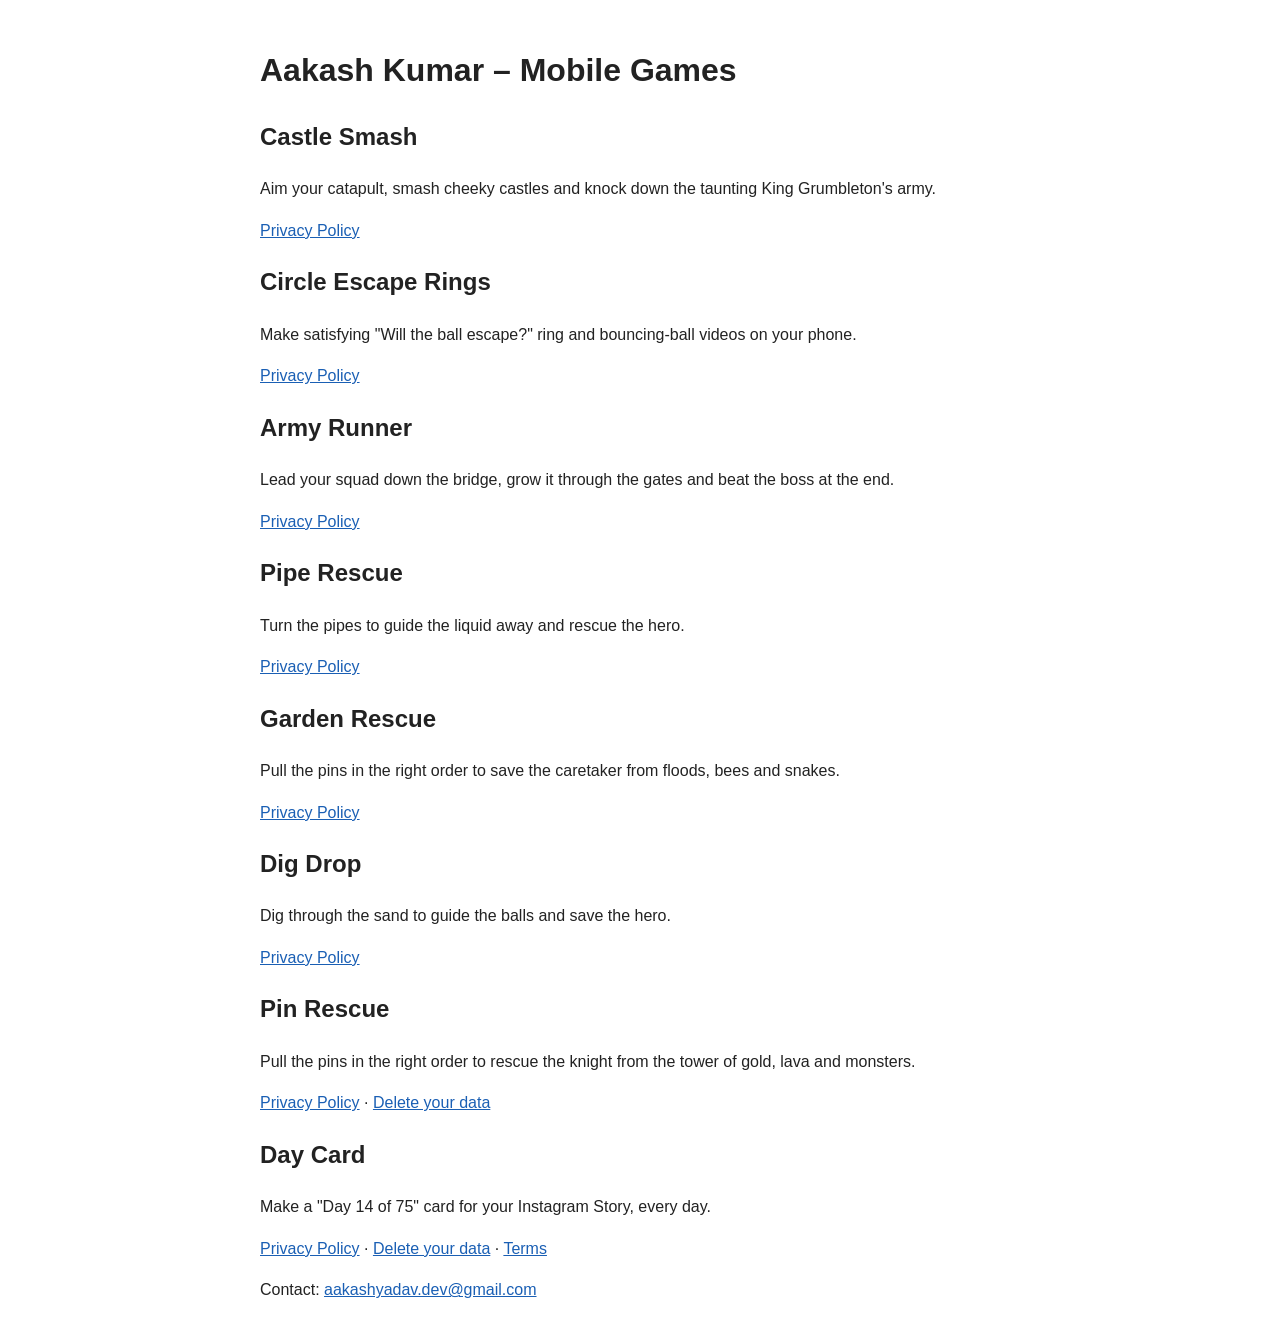
<file: index.html>
<!doctype html>
<html lang="en">
<head>
<meta charset="utf-8">
<meta name="viewport" content="width=device-width, initial-scale=1">
<title>Aakash Kumar – Games</title>
<style>
  body { font-family: -apple-system, Segoe UI, Roboto, sans-serif; max-width: 760px; margin: 0 auto; padding: 24px 16px; line-height: 1.6; color: #222; background: #fff; }
  a { color: #1a5fb4; }
</style>
</head>
<body>
<h1>Aakash Kumar – Mobile Games</h1>
<h2>Castle Smash</h2>
<p>Aim your catapult, smash cheeky castles and knock down the taunting King Grumbleton's army.</p>
<p><a href="castle-smash/privacy.html">Privacy Policy</a></p>
<h2>Circle Escape Rings</h2>
<p>Make satisfying "Will the ball escape?" ring and bouncing-ball videos on your phone.</p>
<p><a href="circle-escape-rings/privacy.html">Privacy Policy</a></p>
<h2>Army Runner</h2>
<p>Lead your squad down the bridge, grow it through the gates and beat the boss at the end.</p>
<p><a href="army-runner/privacy.html">Privacy Policy</a></p>
<h2>Pipe Rescue</h2>
<p>Turn the pipes to guide the liquid away and rescue the hero.</p>
<p><a href="pipe-rescue/privacy.html">Privacy Policy</a></p>
<h2>Garden Rescue</h2>
<p>Pull the pins in the right order to save the caretaker from floods, bees and snakes.</p>
<p><a href="garden-rescue/privacy.html">Privacy Policy</a></p>
<h2>Dig Drop</h2>
<p>Dig through the sand to guide the balls and save the hero.</p>
<p><a href="dig-drop/privacy.html">Privacy Policy</a></p>
<h2>Pin Rescue</h2>
<p>Pull the pins in the right order to rescue the knight from the tower of gold, lava and monsters.</p>
<p><a href="pin-rescue/privacy.html">Privacy Policy</a> · <a href="pin-rescue/delete-data.html">Delete your data</a></p>
<h2>Day Card</h2>
<p>Make a "Day 14 of 75" card for your Instagram Story, every day.</p>
<p><a href="day-card/privacy.html">Privacy Policy</a> · <a href="day-card/delete-data.html">Delete your data</a> · <a href="day-card/terms.html">Terms</a></p>
<p>Contact: <a href="mailto:aakashyadav.dev@gmail.com">aakashyadav.dev@gmail.com</a></p>
</body>
</html>
</file>
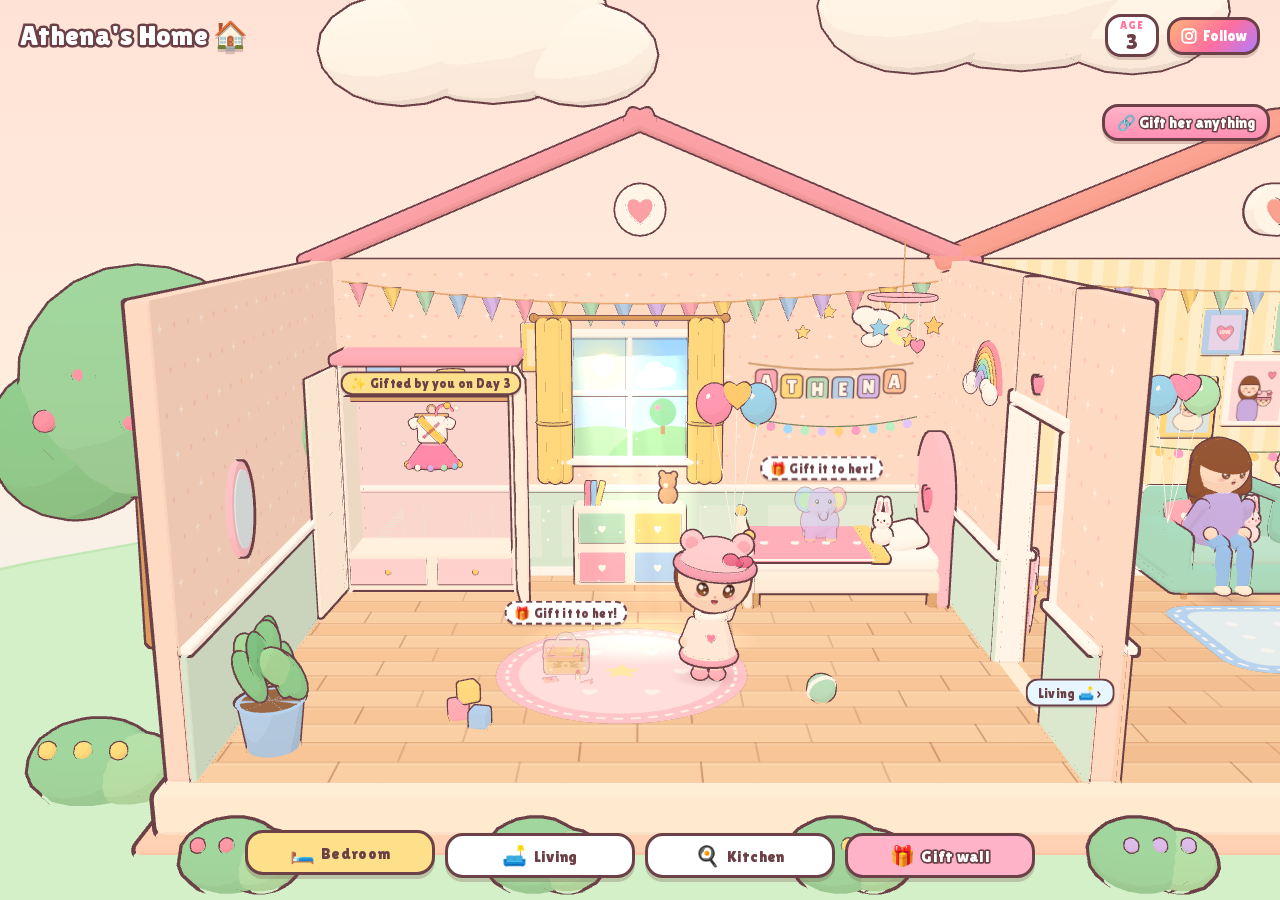
<file: athena-home/index.html>
<!DOCTYPE html>
<html lang="en">
<head>
<meta charset="utf-8">
<meta name="viewport" content="width=device-width, initial-scale=1, viewport-fit=cover, maximum-scale=1, user-scalable=no">
<title>Athena's Home 🏠 · One Life</title>
<meta name="description" content="Walk through Athena's home from the One Life series and see every gift fans sent her.">
<meta property="og:title" content="Athena's Home 🏠">
<meta property="og:description" content="See every gift fans sent Athena, in her cute 3D home.">
<meta name="theme-color" content="#ffe3d8">
<link rel="icon" href="data:image/svg+xml,%3Csvg xmlns=%22http://www.w3.org/2000/svg%22 viewBox=%220 0 100 100%22%3E%3Ctext y=%22.9em%22 font-size=%2290%22%3E%F0%9F%8F%A0%3C/text%3E%3C/svg%3E">
<link rel="preload" href="fonts/LilitaOne.woff2" as="font" type="font/woff2" crossorigin>
<link rel="modulepreload" href="vendor/three.core.min.js">
<link rel="modulepreload" href="vendor/three.module.min.js">
<link rel="stylesheet" href="css/style.css">
</head>
<body>
<div id="app">
  <canvas id="scene" aria-label="Athena's 3D home"></canvas>

  <header class="top">
    <div class="title">Athena's Home <span class="e">🏠</span></div>
    <div class="age" id="age"><small>AGE</small><b>3</b></div>
    <a class="ig" id="ig" href="https://www.instagram.com/one_life_daily_you_choose/" target="_blank" rel="noopener">
      <svg viewBox="0 0 24 24" width="18" height="18" aria-hidden="true"><rect x="3" y="3" width="18" height="18" rx="5" fill="none" stroke="currentColor" stroke-width="2.4"/><circle cx="12" cy="12" r="4.2" fill="none" stroke="currentColor" stroke-width="2.4"/><circle cx="17.4" cy="6.6" r="1.4" fill="currentColor"/></svg>
      <span>Follow</span>
    </a>
  </header>

  <div id="labels" aria-hidden="true"></div>
  <button class="resetview" id="resetview" hidden>🎯 Reset view</button>
  <div id="hint" class="hint">👆 Tap anything: Athena walks over and plays!</div>

  <nav class="rooms" id="rooms"></nav>

  <!-- item card -->
  <div class="sheet card" id="card" role="dialog" aria-modal="true" aria-labelledby="card-name" hidden>
    <button class="x" data-close aria-label="Close">✕</button>
    <div class="card-head">
      <div class="card-emoji" id="card-emoji">🎁</div>
      <div>
        <h2 id="card-name">Gift</h2>
        <div class="status" id="card-status"></div>
      </div>
    </div>
    <p class="note" id="card-note"></p>
    <div class="btns" id="card-btns"></div>
    <p class="small">Gifts fans send show up in her next video, and here in her home.</p>
    <p class="disclosure">As an Amazon Associate I earn from qualifying purchases.</p>
  </div>

  <!-- gift wall -->
  <div class="sheet wall" id="wall" role="dialog" aria-modal="true" aria-labelledby="wall-title" hidden>
    <button class="x" data-close aria-label="Close">✕</button>
    <h2 id="wall-title">🎁 Athena's gift wall</h2>
    <p class="small">Everything fans gave her, and what she still wishes for.</p>
    <div id="wall-list"></div>
    <button class="share" id="share">💌 Share Athena's home</button>
    <p class="disclosure">As an Amazon Associate I earn from qualifying purchases.</p>
  </div>

  <!-- gift anything: paste any Amazon link -> our link (src/giftlink.js) -->
  <button class="gl-open" id="gl-open">🔗 Gift her anything</button>
  <div class="sheet giftlink" id="giftlink" role="dialog" aria-modal="true" aria-labelledby="gl-title" hidden>
    <button class="x" data-close aria-label="Close">✕</button>
    <h2 id="gl-title">🎁 Gift Athena anything</h2>
    <p class="small">Found something on Amazon for your little one (or for Athena)? Paste the link here and buy through Athena's link. It supports Athena's story, and we gift her the same thing in her home 💝</p>
    <div class="gl-row">
      <input id="gl-in" type="url" inputmode="url" placeholder="Paste an amazon.com or amazon.in link" autocomplete="off" autocapitalize="off" spellcheck="false">
      <button class="gl-paste" id="gl-paste" aria-label="Paste">📋</button>
    </div>
    <button class="gl-go" id="gl-go">Get Athena's link 💝</button>
    <p class="gl-err" id="gl-err" hidden></p>
    <div class="gl-out" id="gl-out" hidden>
      <div class="gl-flag" id="gl-flag"></div>
      <div class="gl-url" id="gl-url"></div>
      <div class="btns">
        <a class="gl-buy" id="gl-buy" href="#" target="_blank" rel="noopener sponsored">🛒 Buy on Amazon</a>
        <button class="gl-copy" id="gl-copy">📋 Copy link</button>
      </div>
    </div>
    <div class="gl-shop">
      <span>Or shop anything:</span>
      <a href="https://www.amazon.com/?tag=onelifegifts-20" target="_blank" rel="noopener sponsored">🇺🇸 amazon.com</a>
      <a href="https://www.amazon.in/?tag=onelifegifts-21" target="_blank" rel="noopener sponsored">🇮🇳 amazon.in</a>
    </div>
    <p class="disclosure">As an Amazon Associate I earn from qualifying purchases.</p>
  </div>

  <!-- loading screen: Athena waving -->
  <div id="loader">
    <svg class="wave-athena" viewBox="0 0 200 220" aria-hidden="true">
      <g stroke="#6b4046" stroke-width="5" stroke-linejoin="round" stroke-linecap="round">
        <path d="M58 200 Q60 150 100 146 Q140 150 142 200 Z" fill="#fff1ea"/>
        <g class="arm"><path d="M136 160 Q160 138 166 112" fill="none" stroke-width="16" stroke="#6b4046"/><path d="M136 160 Q160 138 166 112" fill="none" stroke-width="10" stroke="#fff1ea"/><circle cx="166" cy="106" r="11" fill="#ffe4d4"/></g>
        <circle cx="100" cy="98" r="58" fill="#ffe4d4"/>
        <circle cx="62" cy="34" r="16" fill="#fbd3df"/><circle cx="138" cy="34" r="16" fill="#fbd3df"/>
        <path d="M40 86 A60 60 0 0 1 160 86 Z" fill="#fbd3df"/>
        <rect x="38" y="76" width="124" height="20" rx="10" fill="#f6a9c2"/>
        <path d="M128 44 l22 -12 l-2 24 z M128 44 l-6 -22 l22 8 z" fill="#f07ca2" stroke-width="4"/>
        <circle cx="132" cy="40" r="6" fill="#e85f8c" stroke-width="3"/>
        <path d="M94 104 a7 7 0 1 1 8 4" fill="none" stroke="#7a4a30" stroke-width="5"/>
        <ellipse cx="78" cy="118" rx="12" ry="14" fill="#5a2f22"/><ellipse cx="122" cy="118" rx="12" ry="14" fill="#5a2f22"/>
        <path d="M90 140 Q100 152 110 140 Z" fill="#c2445a" stroke-width="4"/>
      </g>
      <circle cx="74" cy="113" r="4.5" fill="#fff"/><circle cx="118" cy="113" r="4.5" fill="#fff"/>
      <ellipse cx="62" cy="134" rx="10" ry="6" fill="#ff9fb3" opacity=".7"/><ellipse cx="138" cy="134" rx="10" ry="6" fill="#ff9fb3" opacity=".7"/>
    </svg>
    <div class="load-title">Opening Athena's home…</div>
    <div class="bar"><i id="bar"></i></div>
    <div class="load-err" id="load-err" hidden>Sorry, this browser can't show the 3D home. <a href="#" id="open-wall">See her gift wall instead</a></div>
  </div>
</div>

<script>
  // fake-smooth progress until the real steps arrive, then main.js takes over
  (function () {
    var p = 0, bar = document.getElementById('bar');
    window.__setProgress = function (v) { p = Math.max(p, v); bar.style.width = p + '%'; };
    window.__fake = setInterval(function () { if (p < 60) window.__setProgress(p + 4); }, 80);
  })();
</script>
<script type="module" src="src/main.js"></script>
<script type="module">import { initGiftLink } from './src/giftlink.js'; initGiftLink();</script>
<!-- Vercel Web Analytics (visitor counts in the Vercel dashboard). Only runs on the Vercel site. -->
<script>
  if (/\.vercel\.app$/.test(location.hostname)) {
    window.va = window.va || function () { (window.vaq = window.vaq || []).push(arguments); };
    var s = document.createElement('script'); s.defer = true; s.src = '/_vercel/insights/script.js';
    document.head.appendChild(s);
  }
</script>
</body>
</html>
</file>
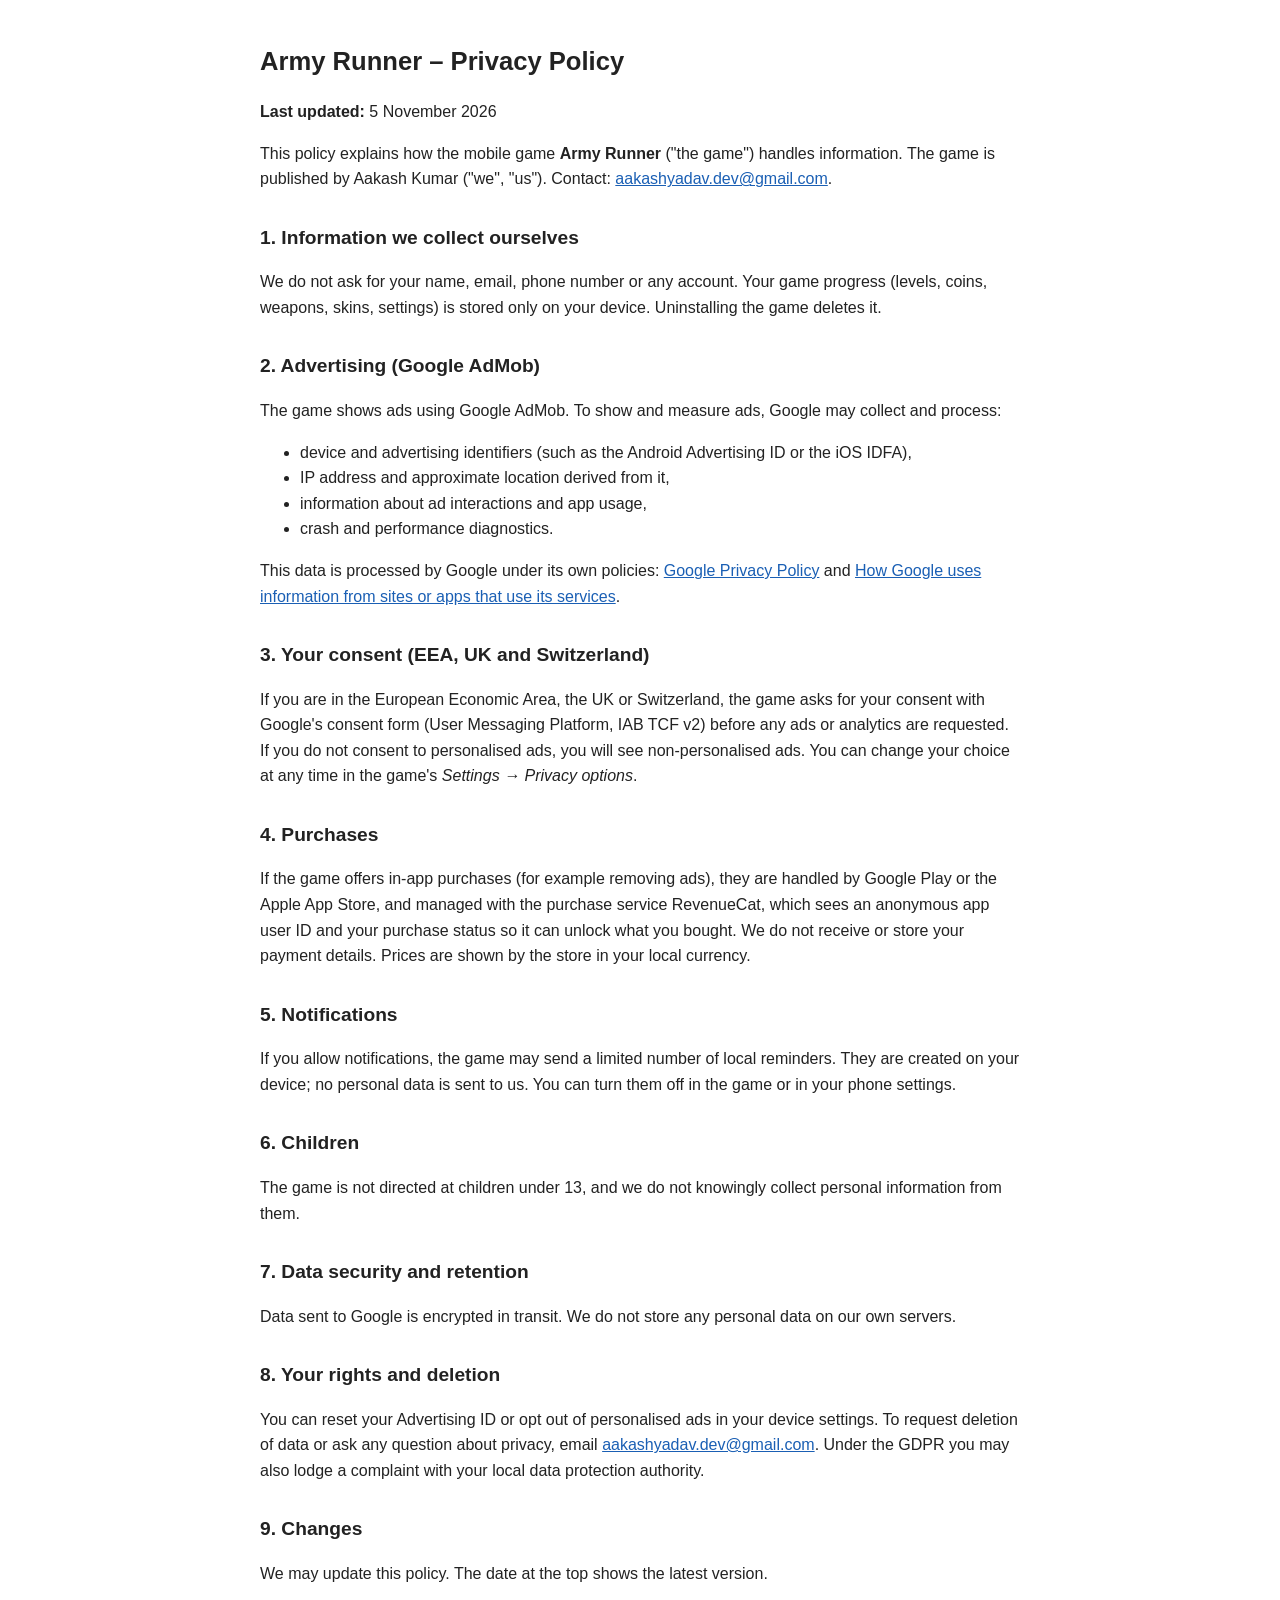
<file: army-runner/privacy.html>
<!doctype html>
<html lang="en">
<head>
<meta charset="utf-8">
<meta name="viewport" content="width=device-width, initial-scale=1">
<title>Army Runner – Privacy Policy</title>
<style>
  body { font-family: -apple-system, Segoe UI, Roboto, sans-serif; max-width: 760px; margin: 0 auto; padding: 24px 16px; line-height: 1.6; color: #222; background: #fff; }
  h1 { font-size: 1.6em; } h2 { font-size: 1.2em; margin-top: 1.6em; }
  a { color: #1a5fb4; }
</style>
</head>
<body>
<h1>Army Runner – Privacy Policy</h1>
<p><strong>Last updated:</strong> 5 November 2026</p>
<p>This policy explains how the mobile game <strong>Army Runner</strong> ("the game") handles information.
The game is published by Aakash Kumar ("we", "us"). Contact: <a href="mailto:aakashyadav.dev@gmail.com">aakashyadav.dev@gmail.com</a>.</p>

<h2>1. Information we collect ourselves</h2>
<p>We do not ask for your name, email, phone number or any account. Your game progress (levels, coins,
weapons, skins, settings) is stored only on your device. Uninstalling the game deletes it.</p>

<h2>2. Advertising (Google AdMob)</h2>
<p>The game shows ads using Google AdMob. To show and measure ads, Google may collect and process:</p>
<ul>
  <li>device and advertising identifiers (such as the Android Advertising ID or the iOS IDFA),</li>
  <li>IP address and approximate location derived from it,</li>
  <li>information about ad interactions and app usage,</li>
  <li>crash and performance diagnostics.</li>
</ul>
<p>This data is processed by Google under its own policies:
<a href="https://policies.google.com/privacy">Google Privacy Policy</a> and
<a href="https://policies.google.com/technologies/partner-sites">How Google uses information from sites or apps that use its services</a>.</p>

<h2>3. Your consent (EEA, UK and Switzerland)</h2>
<p>If you are in the European Economic Area, the UK or Switzerland, the game asks for your consent with
Google's consent form (User Messaging Platform, IAB TCF v2) before any ads or analytics are requested. If you
do not consent to personalised ads, you will see non-personalised ads. You can change your choice at any time in
the game's <em>Settings → Privacy options</em>.</p>

<h2>4. Purchases</h2>
<p>If the game offers in-app purchases (for example removing ads), they are handled by Google Play or the Apple
App Store, and managed with the purchase service RevenueCat, which sees an anonymous app user ID and your
purchase status so it can unlock what you bought. We do not receive or store your payment details. Prices are shown by the store in your local currency.</p>

<h2>5. Notifications</h2>
<p>If you allow notifications, the game may send a limited number of local reminders. They are created on your
device; no personal data is sent to us. You can turn them off in the game or in your phone settings.</p>

<h2>6. Children</h2>
<p>The game is not directed at children under 13, and we do not knowingly collect personal information from them.</p>

<h2>7. Data security and retention</h2>
<p>Data sent to Google is encrypted in transit. We do not store any personal data on our own servers.</p>

<h2>8. Your rights and deletion</h2>
<p>You can reset your Advertising ID or opt out of personalised ads in your device settings. To request
deletion of data or ask any question about privacy, email
<a href="mailto:aakashyadav.dev@gmail.com">aakashyadav.dev@gmail.com</a>. Under the GDPR you may also lodge a complaint
with your local data protection authority.</p>

<h2>9. Changes</h2>
<p>We may update this policy. The date at the top shows the latest version.</p>
</body>
</html>
</file>
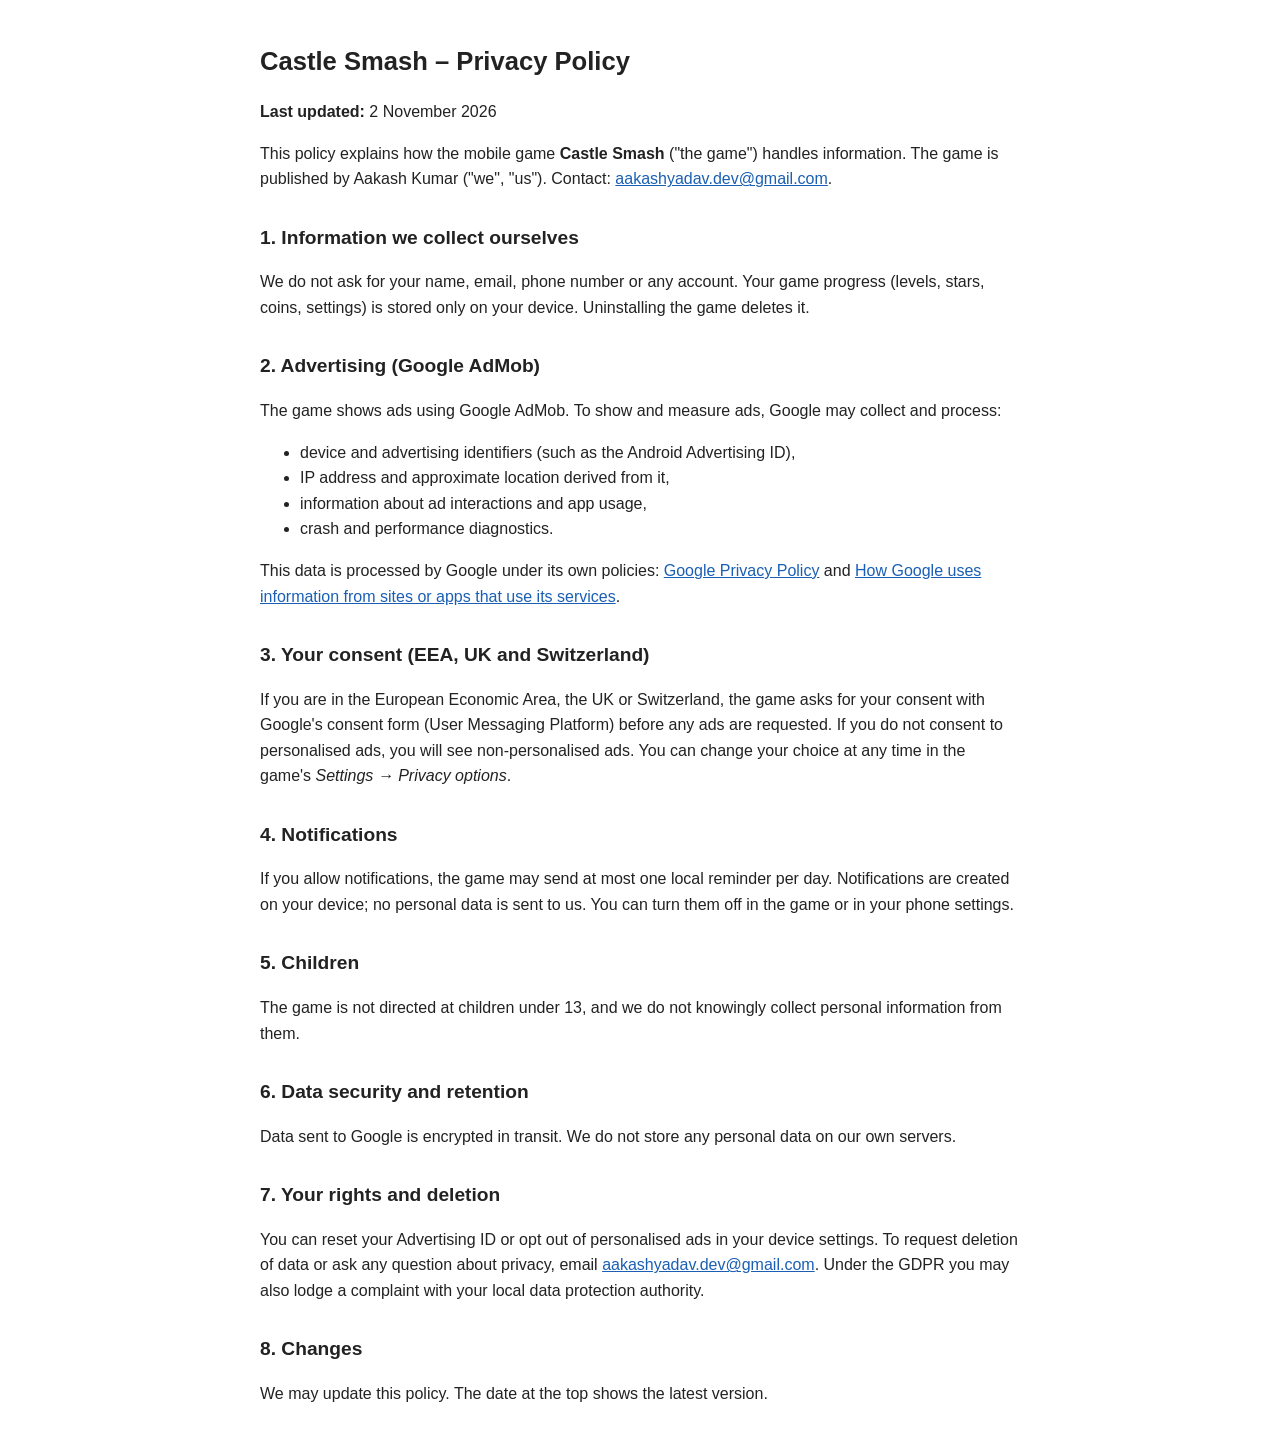
<file: castle-smash/privacy.html>
<!doctype html>
<html lang="en">
<head>
<meta charset="utf-8">
<meta name="viewport" content="width=device-width, initial-scale=1">
<title>Castle Smash – Privacy Policy</title>
<style>
  body { font-family: -apple-system, Segoe UI, Roboto, sans-serif; max-width: 760px; margin: 0 auto; padding: 24px 16px; line-height: 1.6; color: #222; background: #fff; }
  h1 { font-size: 1.6em; } h2 { font-size: 1.2em; margin-top: 1.6em; }
  a { color: #1a5fb4; }
</style>
</head>
<body>
<h1>Castle Smash – Privacy Policy</h1>
<p><strong>Last updated:</strong> 2 November 2026</p>
<p>This policy explains how the mobile game <strong>Castle Smash</strong> ("the game") handles information.
The game is published by Aakash Kumar ("we", "us"). Contact: <a href="mailto:aakashyadav.dev@gmail.com">aakashyadav.dev@gmail.com</a>.</p>

<h2>1. Information we collect ourselves</h2>
<p>We do not ask for your name, email, phone number or any account. Your game progress (levels, stars, coins,
settings) is stored only on your device. Uninstalling the game deletes it.</p>

<h2>2. Advertising (Google AdMob)</h2>
<p>The game shows ads using Google AdMob. To show and measure ads, Google may collect and process:</p>
<ul>
  <li>device and advertising identifiers (such as the Android Advertising ID),</li>
  <li>IP address and approximate location derived from it,</li>
  <li>information about ad interactions and app usage,</li>
  <li>crash and performance diagnostics.</li>
</ul>
<p>This data is processed by Google under its own policies:
<a href="https://policies.google.com/privacy">Google Privacy Policy</a> and
<a href="https://policies.google.com/technologies/partner-sites">How Google uses information from sites or apps that use its services</a>.</p>

<h2>3. Your consent (EEA, UK and Switzerland)</h2>
<p>If you are in the European Economic Area, the UK or Switzerland, the game asks for your consent with
Google's consent form (User Messaging Platform) before any ads are requested. If you do not consent to
personalised ads, you will see non-personalised ads. You can change your choice at any time in the game's
<em>Settings → Privacy options</em>.</p>

<h2>4. Notifications</h2>
<p>If you allow notifications, the game may send at most one local reminder per day. Notifications are
created on your device; no personal data is sent to us. You can turn them off in the game or in your phone settings.</p>

<h2>5. Children</h2>
<p>The game is not directed at children under 13, and we do not knowingly collect personal information from them.</p>

<h2>6. Data security and retention</h2>
<p>Data sent to Google is encrypted in transit. We do not store any personal data on our own servers.</p>

<h2>7. Your rights and deletion</h2>
<p>You can reset your Advertising ID or opt out of personalised ads in your device settings. To request
deletion of data or ask any question about privacy, email
<a href="mailto:aakashyadav.dev@gmail.com">aakashyadav.dev@gmail.com</a>. Under the GDPR you may also lodge a complaint
with your local data protection authority.</p>

<h2>8. Changes</h2>
<p>We may update this policy. The date at the top shows the latest version.</p>
</body>
</html>
</file>
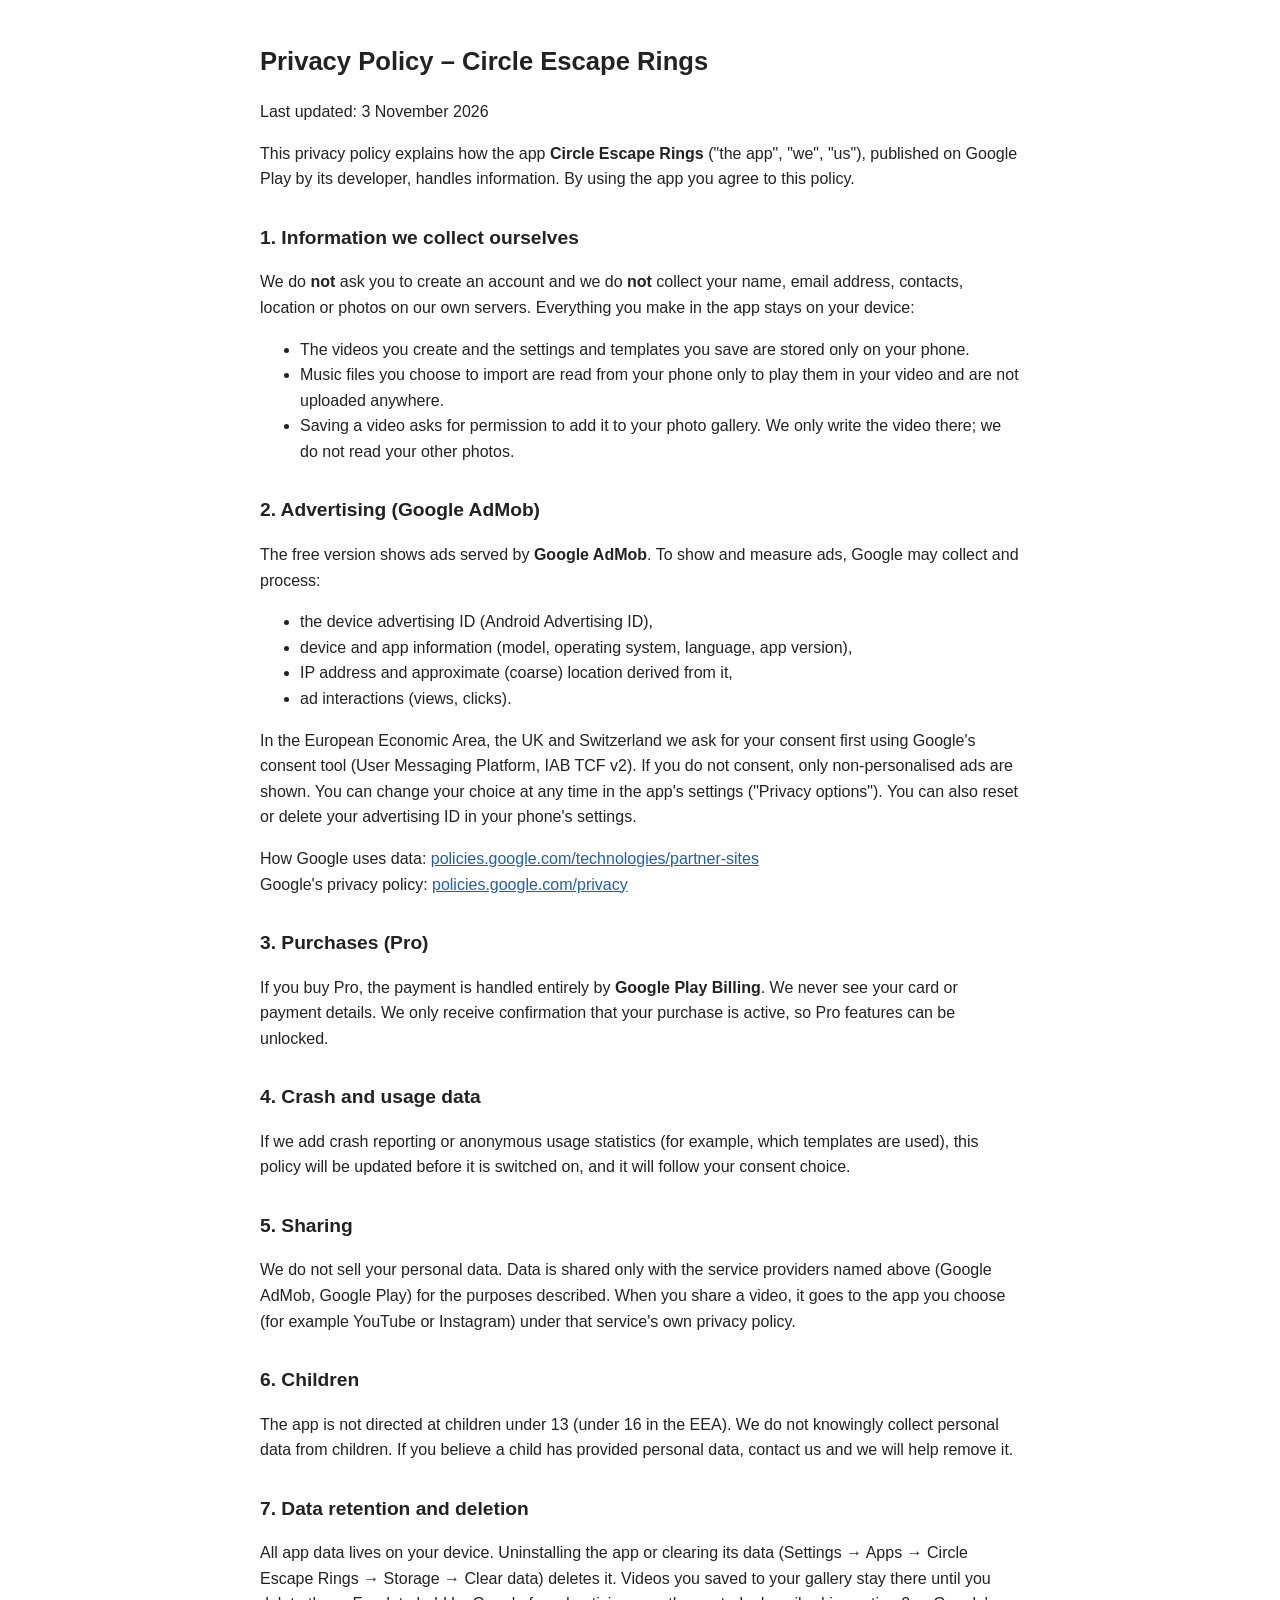
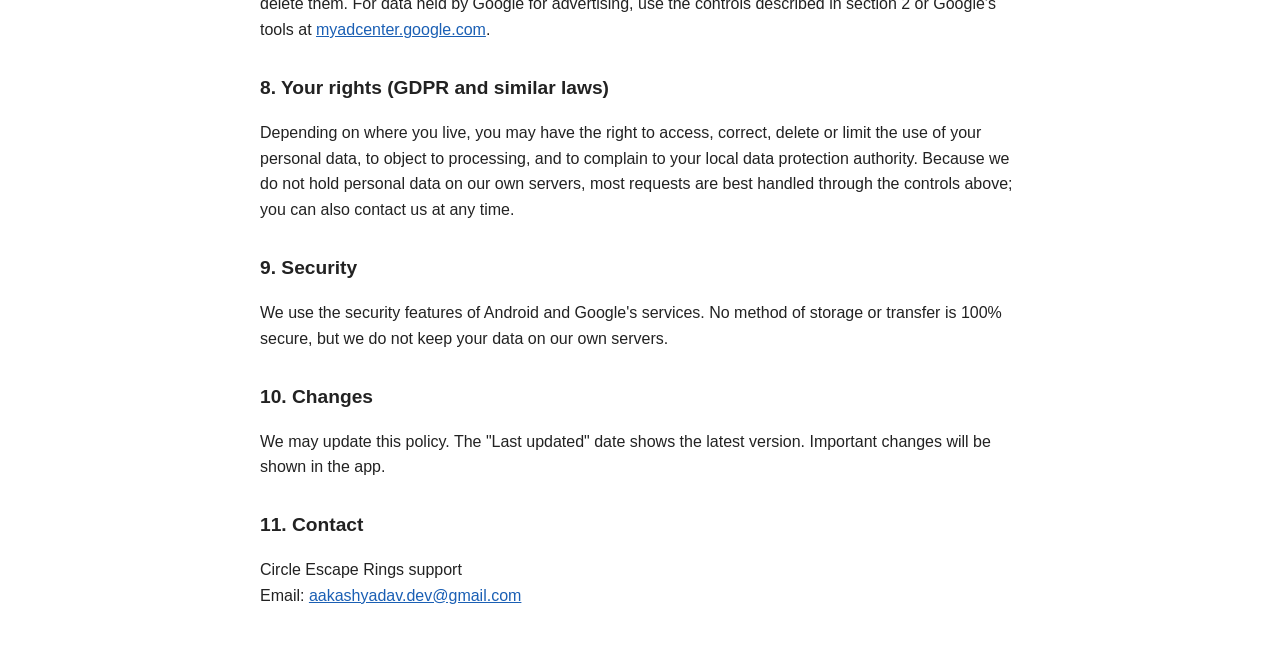
<file: circle-escape-rings/privacy.html>
<!doctype html>
<html lang="en">
<head>
<meta charset="utf-8">
<meta name="viewport" content="width=device-width, initial-scale=1">
<title>Circle Escape Rings – Privacy Policy</title>
<style>
  body { font-family: -apple-system, Segoe UI, Roboto, sans-serif; max-width: 760px; margin: 0 auto; padding: 24px 16px; line-height: 1.6; color: #222; background: #fff; }
  h1 { font-size: 1.6em; } h2 { font-size: 1.2em; margin-top: 1.6em; }
  a { color: #1a5fb4; }
</style>
</head>
<body>
<h1>Privacy Policy – Circle Escape Rings</h1>
<p>Last updated: 3 November 2026</p>

<p>This privacy policy explains how the app <strong>Circle Escape Rings</strong> ("the app", "we", "us"), published on Google Play by its developer, handles information. By using the app you agree to this policy.</p>

<h2>1. Information we collect ourselves</h2>
<p>We do <strong>not</strong> ask you to create an account and we do <strong>not</strong> collect your name, email address, contacts, location or photos on our own servers. Everything you make in the app stays on your device:</p>
<ul>
  <li>The videos you create and the settings and templates you save are stored only on your phone.</li>
  <li>Music files you choose to import are read from your phone only to play them in your video and are not uploaded anywhere.</li>
  <li>Saving a video asks for permission to add it to your photo gallery. We only write the video there; we do not read your other photos.</li>
</ul>

<h2>2. Advertising (Google AdMob)</h2>
<p>The free version shows ads served by <strong>Google AdMob</strong>. To show and measure ads, Google may collect and process:</p>
<ul>
  <li>the device advertising ID (Android Advertising ID),</li>
  <li>device and app information (model, operating system, language, app version),</li>
  <li>IP address and approximate (coarse) location derived from it,</li>
  <li>ad interactions (views, clicks).</li>
</ul>
<p>In the European Economic Area, the UK and Switzerland we ask for your consent first using Google's consent tool (User Messaging Platform, IAB TCF v2). If you do not consent, only non-personalised ads are shown. You can change your choice at any time in the app's settings ("Privacy options"). You can also reset or delete your advertising ID in your phone's settings.</p>
<p>How Google uses data: <a href="https://policies.google.com/technologies/partner-sites">policies.google.com/technologies/partner-sites</a><br>
Google's privacy policy: <a href="https://policies.google.com/privacy">policies.google.com/privacy</a></p>

<h2>3. Purchases (Pro)</h2>
<p>If you buy Pro, the payment is handled entirely by <strong>Google Play Billing</strong>. We never see your card or payment details. We only receive confirmation that your purchase is active, so Pro features can be unlocked.</p>

<h2>4. Crash and usage data</h2>
<p>If we add crash reporting or anonymous usage statistics (for example, which templates are used), this policy will be updated before it is switched on, and it will follow your consent choice.</p>

<h2>5. Sharing</h2>
<p>We do not sell your personal data. Data is shared only with the service providers named above (Google AdMob, Google Play) for the purposes described. When you share a video, it goes to the app you choose (for example YouTube or Instagram) under that service's own privacy policy.</p>

<h2>6. Children</h2>
<p>The app is not directed at children under 13 (under 16 in the EEA). We do not knowingly collect personal data from children. If you believe a child has provided personal data, contact us and we will help remove it.</p>

<h2>7. Data retention and deletion</h2>
<p>All app data lives on your device. Uninstalling the app or clearing its data (Settings → Apps → Circle Escape Rings → Storage → Clear data) deletes it. Videos you saved to your gallery stay there until you delete them. For data held by Google for advertising, use the controls described in section 2 or Google's tools at <a href="https://myadcenter.google.com">myadcenter.google.com</a>.</p>

<h2>8. Your rights (GDPR and similar laws)</h2>
<p>Depending on where you live, you may have the right to access, correct, delete or limit the use of your personal data, to object to processing, and to complain to your local data protection authority. Because we do not hold personal data on our own servers, most requests are best handled through the controls above; you can also contact us at any time.</p>

<h2>9. Security</h2>
<p>We use the security features of Android and Google's services. No method of storage or transfer is 100% secure, but we do not keep your data on our own servers.</p>

<h2>10. Changes</h2>
<p>We may update this policy. The "Last updated" date shows the latest version. Important changes will be shown in the app.</p>

<h2>11. Contact</h2>
<p>Circle Escape Rings support<br>Email: <a href="mailto:aakashyadav.dev@gmail.com">aakashyadav.dev@gmail.com</a></p>
</body>
</html>
</file>
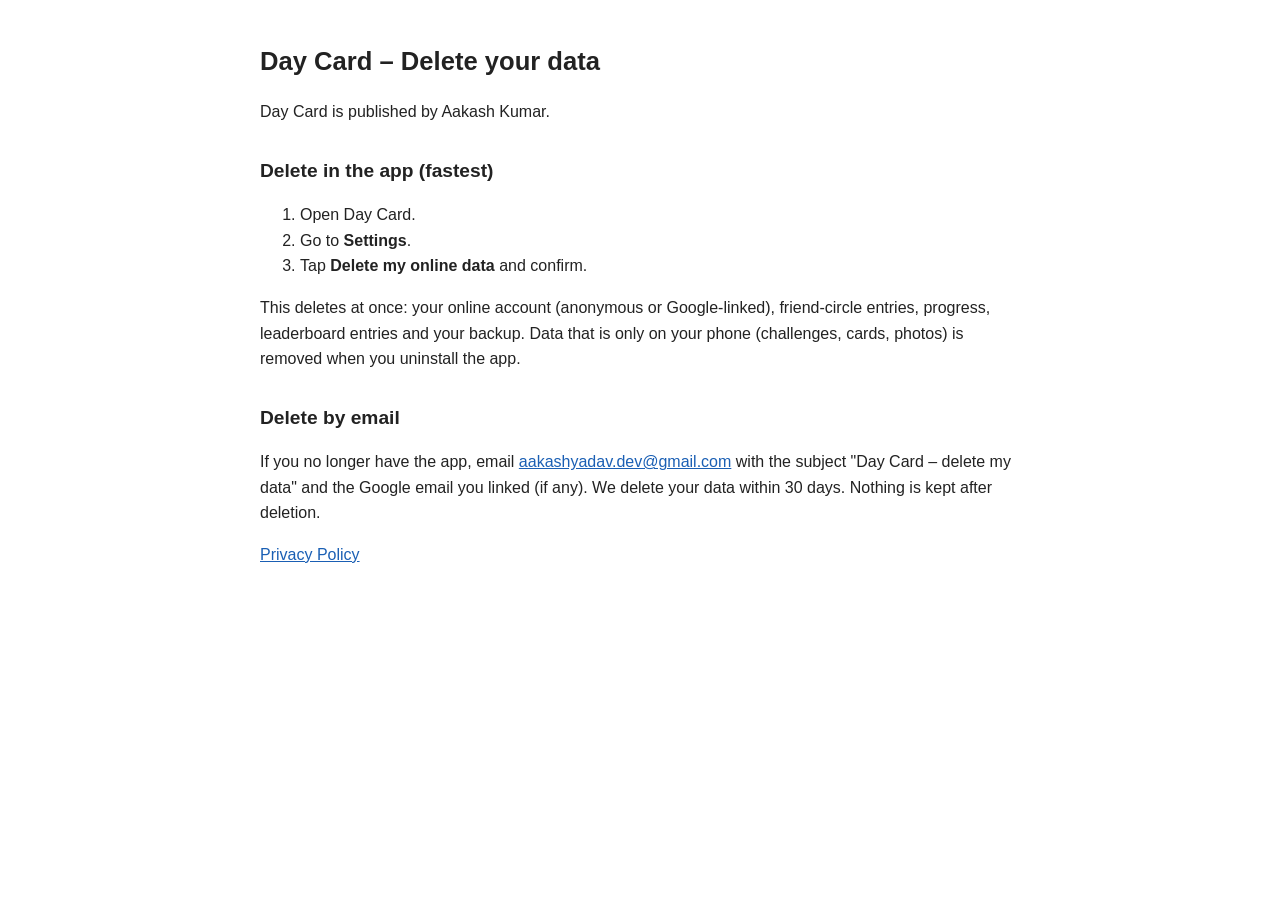
<file: day-card/delete-data.html>
<!doctype html>
<html lang="en">
<head>
<meta charset="utf-8">
<meta name="viewport" content="width=device-width, initial-scale=1">
<title>Day Card – Delete your data</title>
<style>
  body { font-family: -apple-system, Segoe UI, Roboto, sans-serif; max-width: 760px; margin: 0 auto; padding: 24px 16px; line-height: 1.6; color: #222; background: #fff; }
  h1 { font-size: 1.6em; } h2 { font-size: 1.2em; margin-top: 1.6em; }
  a { color: #1a5fb4; }
</style>
</head>
<body>
<h1>Day Card – Delete your data</h1>
<p>Day Card is published by Aakash Kumar.</p>
<h2>Delete in the app (fastest)</h2>
<ol>
  <li>Open Day Card.</li>
  <li>Go to <strong>Settings</strong>.</li>
  <li>Tap <strong>Delete my online data</strong> and confirm.</li>
</ol>
<p>This deletes at once: your online account (anonymous or Google-linked), friend-circle entries, progress, leaderboard entries and your backup.
Data that is only on your phone (challenges, cards, photos) is removed when you uninstall the app.</p>
<h2>Delete by email</h2>
<p>If you no longer have the app, email <a href="mailto:aakashyadav.dev@gmail.com">aakashyadav.dev@gmail.com</a> with the subject "Day Card – delete my data" and the Google email you linked (if any).
We delete your data within 30 days. Nothing is kept after deletion.</p>
<p><a href="privacy.html">Privacy Policy</a></p>
</body>
</html>
</file>
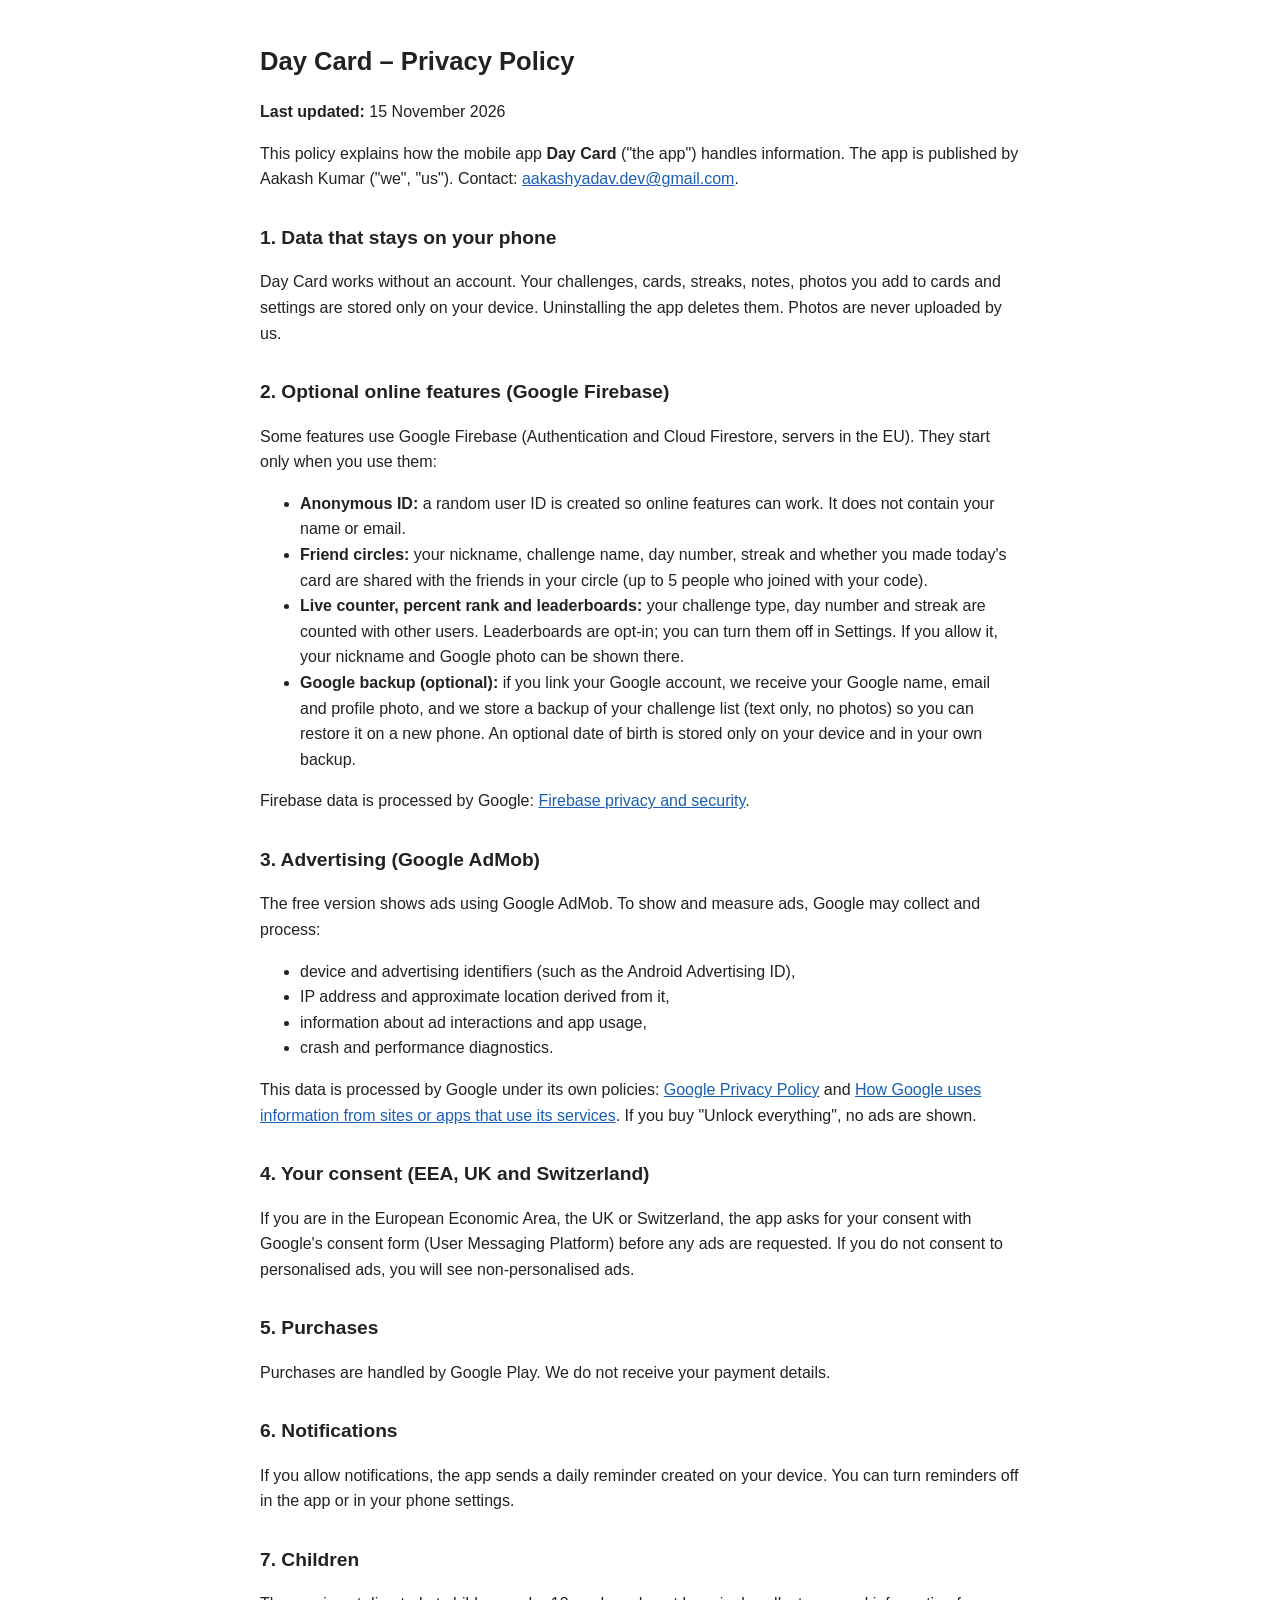
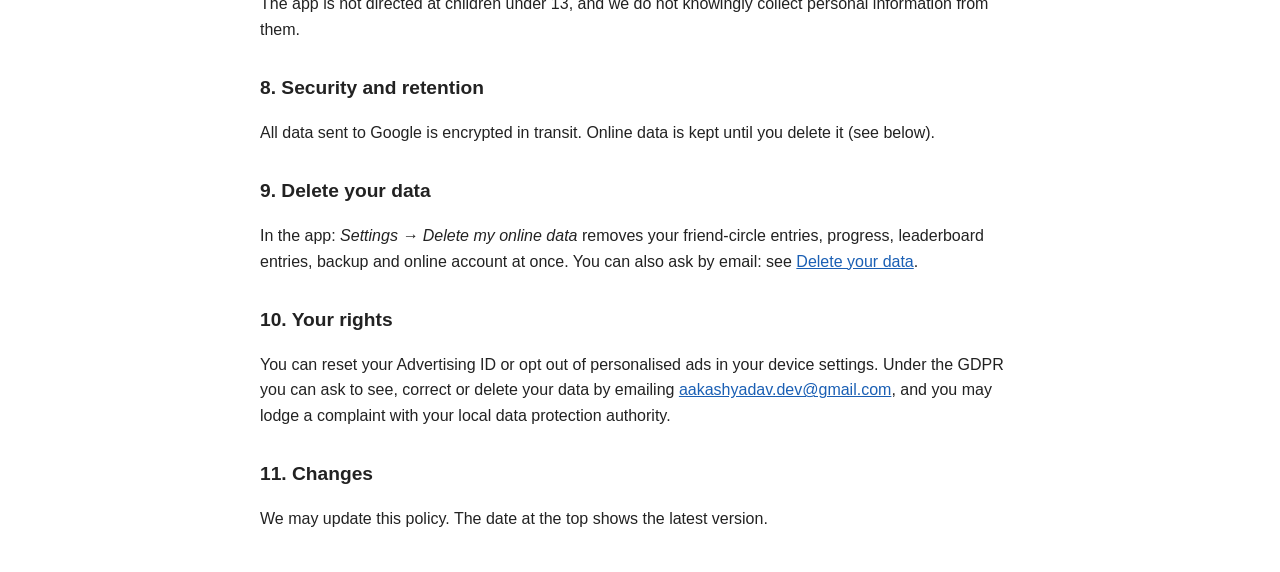
<file: day-card/privacy.html>
<!doctype html>
<html lang="en">
<head>
<meta charset="utf-8">
<meta name="viewport" content="width=device-width, initial-scale=1">
<title>Day Card – Privacy Policy</title>
<style>
  body { font-family: -apple-system, Segoe UI, Roboto, sans-serif; max-width: 760px; margin: 0 auto; padding: 24px 16px; line-height: 1.6; color: #222; background: #fff; }
  h1 { font-size: 1.6em; } h2 { font-size: 1.2em; margin-top: 1.6em; }
  a { color: #1a5fb4; }
</style>
</head>
<body>
<h1>Day Card – Privacy Policy</h1>
<p><strong>Last updated:</strong> 15 November 2026</p>
<p>This policy explains how the mobile app <strong>Day Card</strong> ("the app") handles information.
The app is published by Aakash Kumar ("we", "us"). Contact: <a href="mailto:aakashyadav.dev@gmail.com">aakashyadav.dev@gmail.com</a>.</p>

<h2>1. Data that stays on your phone</h2>
<p>Day Card works without an account. Your challenges, cards, streaks, notes, photos you add to cards and settings
are stored only on your device. Uninstalling the app deletes them. Photos are never uploaded by us.</p>

<h2>2. Optional online features (Google Firebase)</h2>
<p>Some features use Google Firebase (Authentication and Cloud Firestore, servers in the EU). They start only when you use them:</p>
<ul>
  <li><strong>Anonymous ID:</strong> a random user ID is created so online features can work. It does not contain your name or email.</li>
  <li><strong>Friend circles:</strong> your nickname, challenge name, day number, streak and whether you made today's card are shared with the friends in your circle (up to 5 people who joined with your code).</li>
  <li><strong>Live counter, percent rank and leaderboards:</strong> your challenge type, day number and streak are counted with other users. Leaderboards are opt-in; you can turn them off in Settings. If you allow it, your nickname and Google photo can be shown there.</li>
  <li><strong>Google backup (optional):</strong> if you link your Google account, we receive your Google name, email and profile photo, and we store a backup of your challenge list (text only, no photos) so you can restore it on a new phone. An optional date of birth is stored only on your device and in your own backup.</li>
</ul>
<p>Firebase data is processed by Google: <a href="https://firebase.google.com/support/privacy">Firebase privacy and security</a>.</p>

<h2>3. Advertising (Google AdMob)</h2>
<p>The free version shows ads using Google AdMob. To show and measure ads, Google may collect and process:</p>
<ul>
  <li>device and advertising identifiers (such as the Android Advertising ID),</li>
  <li>IP address and approximate location derived from it,</li>
  <li>information about ad interactions and app usage,</li>
  <li>crash and performance diagnostics.</li>
</ul>
<p>This data is processed by Google under its own policies:
<a href="https://policies.google.com/privacy">Google Privacy Policy</a> and
<a href="https://policies.google.com/technologies/partner-sites">How Google uses information from sites or apps that use its services</a>.
If you buy "Unlock everything", no ads are shown.</p>

<h2>4. Your consent (EEA, UK and Switzerland)</h2>
<p>If you are in the European Economic Area, the UK or Switzerland, the app asks for your consent with
Google's consent form (User Messaging Platform) before any ads are requested. If you do not consent to
personalised ads, you will see non-personalised ads.</p>

<h2>5. Purchases</h2>
<p>Purchases are handled by Google Play. We do not receive your payment details.</p>

<h2>6. Notifications</h2>
<p>If you allow notifications, the app sends a daily reminder created on your device. You can turn reminders off
in the app or in your phone settings.</p>

<h2>7. Children</h2>
<p>The app is not directed at children under 13, and we do not knowingly collect personal information from them.</p>

<h2>8. Security and retention</h2>
<p>All data sent to Google is encrypted in transit. Online data is kept until you delete it (see below).

<h2>9. Delete your data</h2>
<p>In the app: <em>Settings → Delete my online data</em> removes your friend-circle entries, progress, leaderboard entries,
backup and online account at once. You can also ask by email: see <a href="delete-data.html">Delete your data</a>.</p>

<h2>10. Your rights</h2>
<p>You can reset your Advertising ID or opt out of personalised ads in your device settings. Under the GDPR you can
ask to see, correct or delete your data by emailing <a href="mailto:aakashyadav.dev@gmail.com">aakashyadav.dev@gmail.com</a>, and you may lodge a complaint with your local data protection authority.</p>

<h2>11. Changes</h2>
<p>We may update this policy. The date at the top shows the latest version.</p>
</body>
</html>
</file>
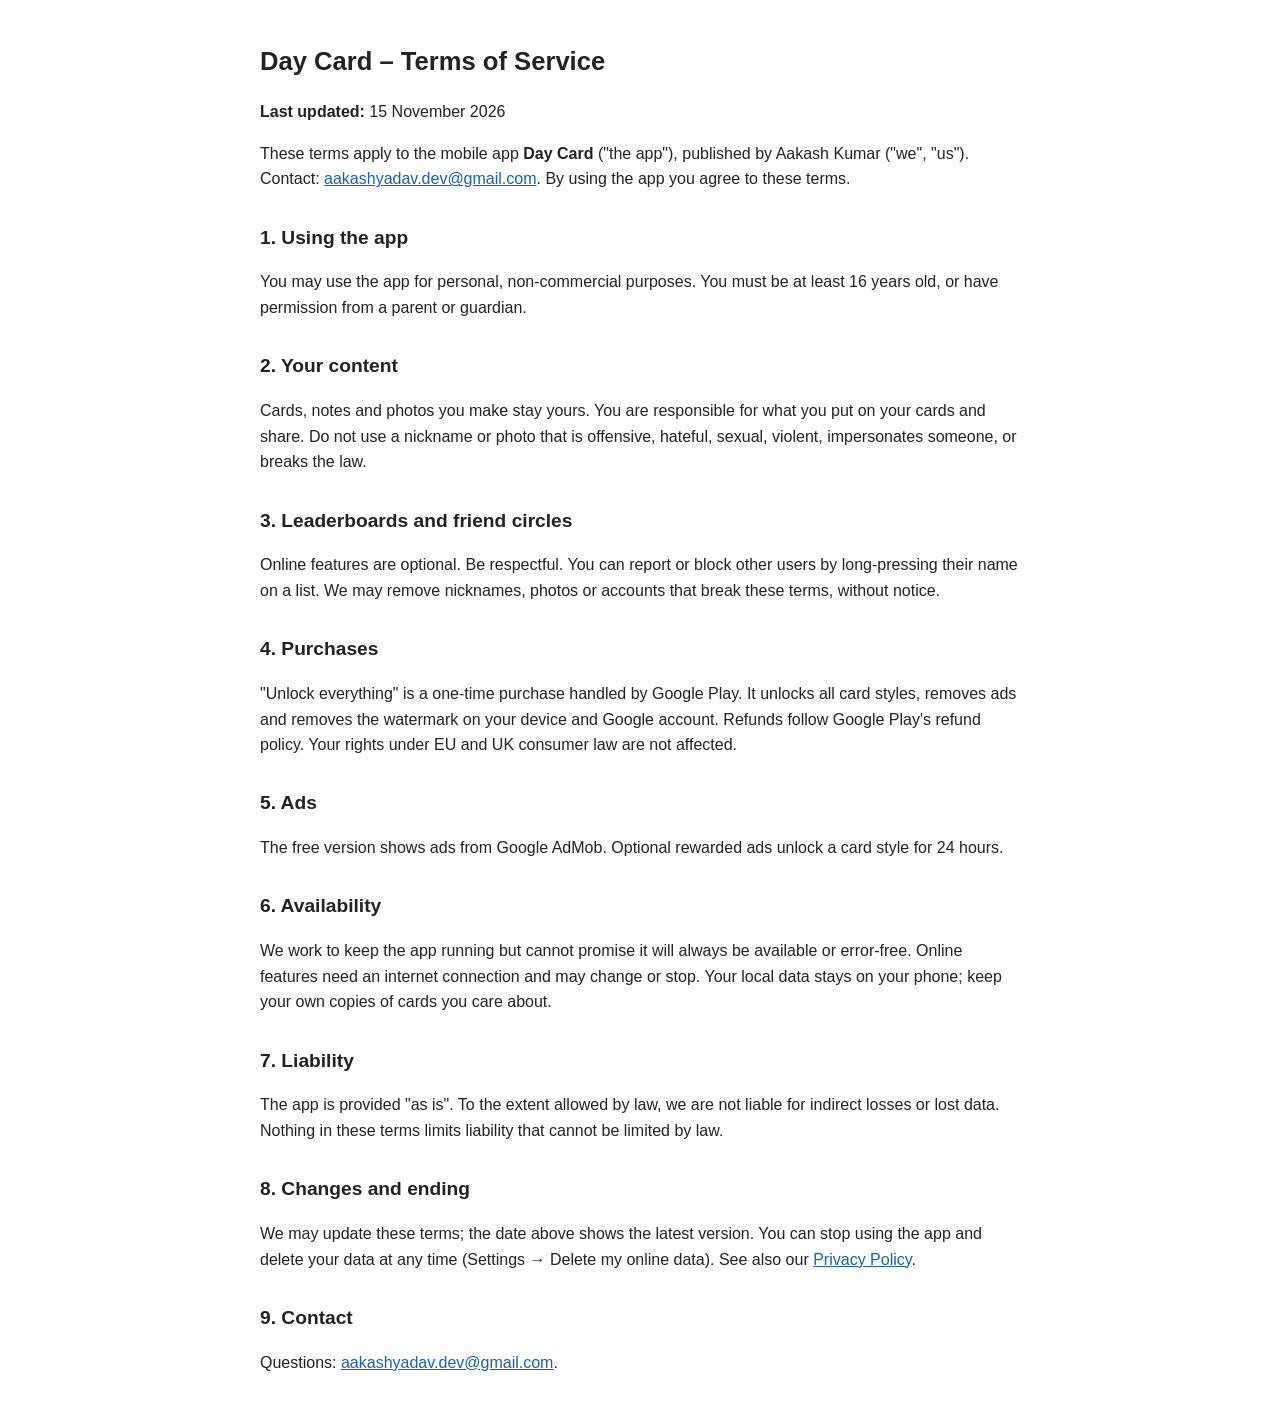
<file: day-card/terms.html>
<!doctype html>
<html lang="en">
<head>
<meta charset="utf-8">
<meta name="viewport" content="width=device-width, initial-scale=1">
<title>Day Card – Terms of Service</title>
<style>
  body { font-family: -apple-system, Segoe UI, Roboto, sans-serif; max-width: 760px; margin: 0 auto; padding: 24px 16px; line-height: 1.6; color: #222; background: #fff; }
  h1 { font-size: 1.6em; } h2 { font-size: 1.2em; margin-top: 1.6em; }
  a { color: #1a5fb4; }
</style>
</head>
<body>
<h1>Day Card – Terms of Service</h1>
<p><strong>Last updated:</strong> 15 November 2026</p>
<p>These terms apply to the mobile app <strong>Day Card</strong> ("the app"), published by Aakash Kumar ("we", "us"). Contact: <a href="mailto:aakashyadav.dev@gmail.com">aakashyadav.dev@gmail.com</a>. By using the app you agree to these terms.</p>

<h2>1. Using the app</h2>
<p>You may use the app for personal, non-commercial purposes. You must be at least 16 years old, or have permission from a parent or guardian.</p>

<h2>2. Your content</h2>
<p>Cards, notes and photos you make stay yours. You are responsible for what you put on your cards and share. Do not use a nickname or photo that is offensive, hateful, sexual, violent, impersonates someone, or breaks the law.</p>

<h2>3. Leaderboards and friend circles</h2>
<p>Online features are optional. Be respectful. You can report or block other users by long-pressing their name on a list. We may remove nicknames, photos or accounts that break these terms, without notice.</p>

<h2>4. Purchases</h2>
<p>"Unlock everything" is a one-time purchase handled by Google Play. It unlocks all card styles, removes ads and removes the watermark on your device and Google account. Refunds follow Google Play's refund policy. Your rights under EU and UK consumer law are not affected.</p>

<h2>5. Ads</h2>
<p>The free version shows ads from Google AdMob. Optional rewarded ads unlock a card style for 24 hours.</p>

<h2>6. Availability</h2>
<p>We work to keep the app running but cannot promise it will always be available or error-free. Online features need an internet connection and may change or stop. Your local data stays on your phone; keep your own copies of cards you care about.</p>

<h2>7. Liability</h2>
<p>The app is provided "as is". To the extent allowed by law, we are not liable for indirect losses or lost data. Nothing in these terms limits liability that cannot be limited by law.</p>

<h2>8. Changes and ending</h2>
<p>We may update these terms; the date above shows the latest version. You can stop using the app and delete your data at any time (Settings → Delete my online data). See also our <a href="privacy.html">Privacy Policy</a>.</p>

<h2>9. Contact</h2>
<p>Questions: <a href="mailto:aakashyadav.dev@gmail.com">aakashyadav.dev@gmail.com</a>.</p>
</body>
</html>
</file>
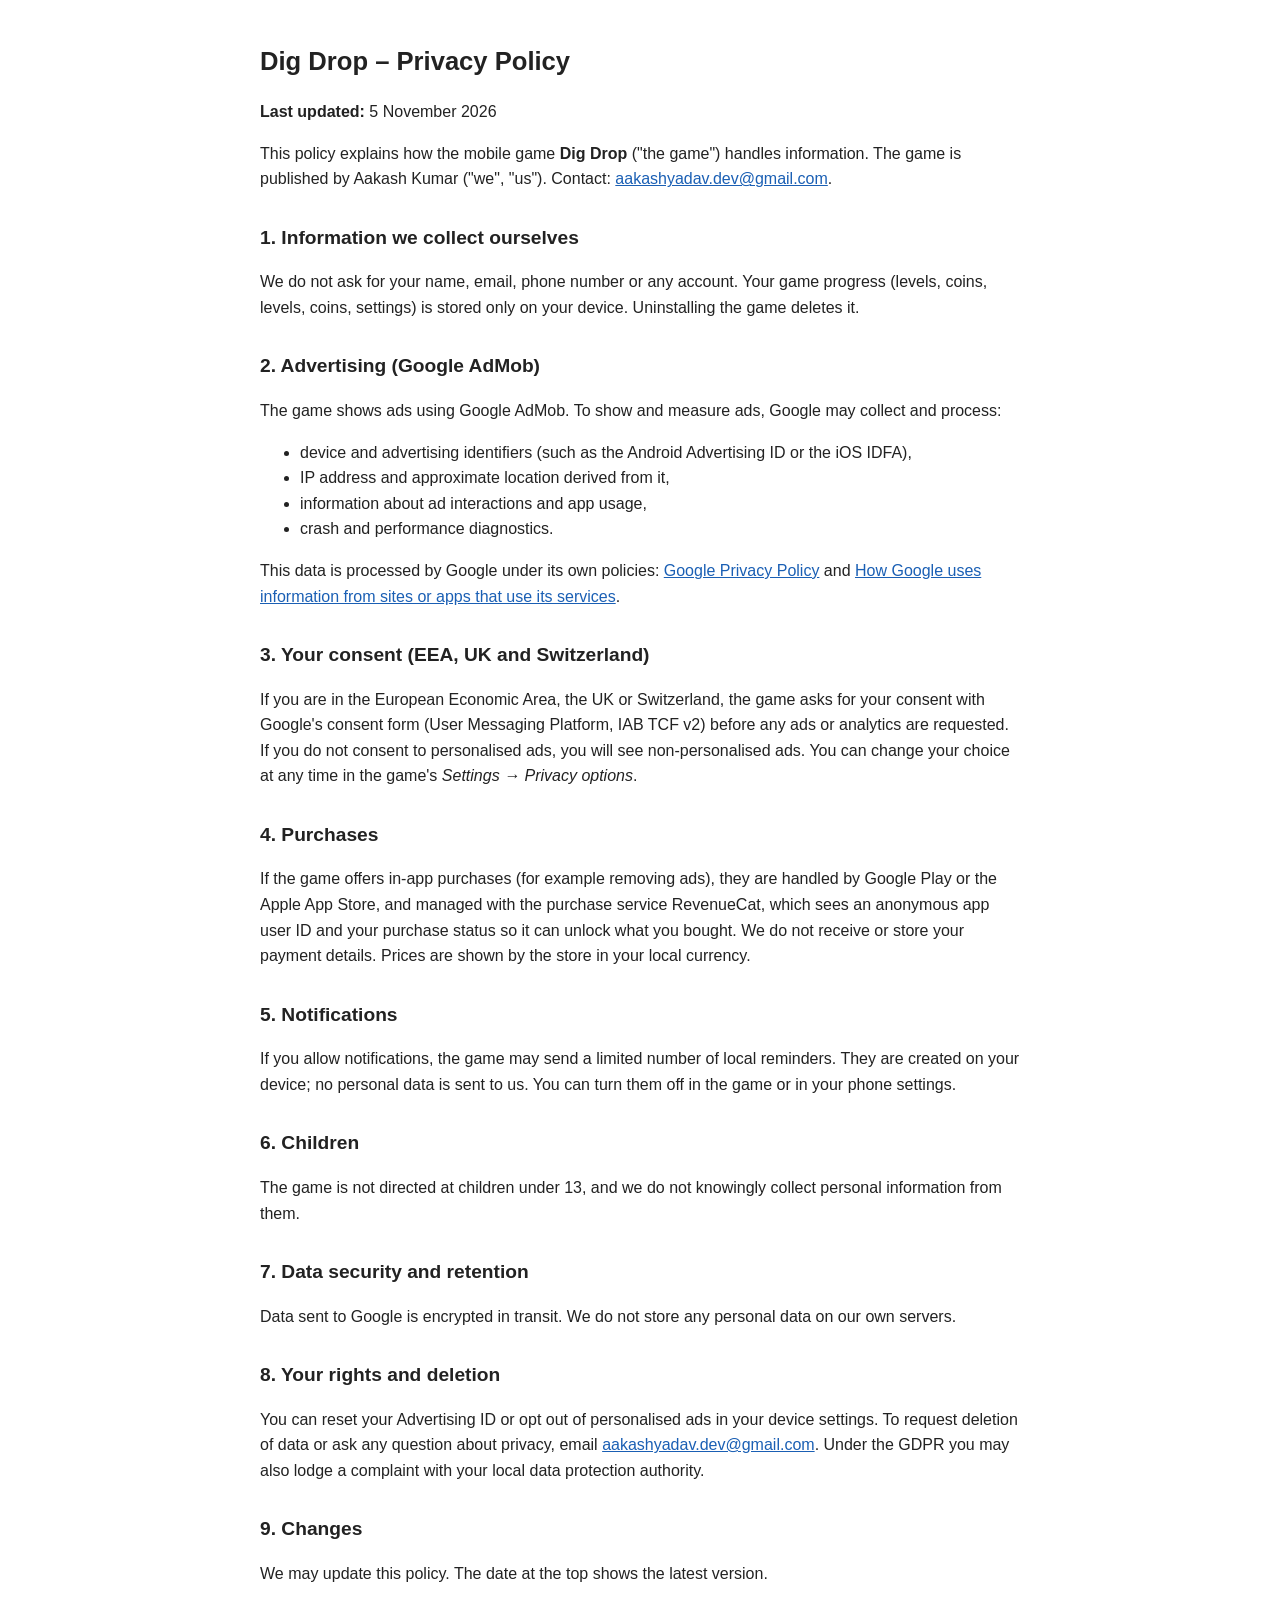
<file: dig-drop/privacy.html>
<!doctype html>
<html lang="en">
<head>
<meta charset="utf-8">
<meta name="viewport" content="width=device-width, initial-scale=1">
<title>Dig Drop – Privacy Policy</title>
<style>
  body { font-family: -apple-system, Segoe UI, Roboto, sans-serif; max-width: 760px; margin: 0 auto; padding: 24px 16px; line-height: 1.6; color: #222; background: #fff; }
  h1 { font-size: 1.6em; } h2 { font-size: 1.2em; margin-top: 1.6em; }
  a { color: #1a5fb4; }
</style>
</head>
<body>
<h1>Dig Drop – Privacy Policy</h1>
<p><strong>Last updated:</strong> 5 November 2026</p>
<p>This policy explains how the mobile game <strong>Dig Drop</strong> ("the game") handles information.
The game is published by Aakash Kumar ("we", "us"). Contact: <a href="mailto:aakashyadav.dev@gmail.com">aakashyadav.dev@gmail.com</a>.</p>

<h2>1. Information we collect ourselves</h2>
<p>We do not ask for your name, email, phone number or any account. Your game progress (levels, coins,
levels, coins, settings) is stored only on your device. Uninstalling the game deletes it.</p>

<h2>2. Advertising (Google AdMob)</h2>
<p>The game shows ads using Google AdMob. To show and measure ads, Google may collect and process:</p>
<ul>
  <li>device and advertising identifiers (such as the Android Advertising ID or the iOS IDFA),</li>
  <li>IP address and approximate location derived from it,</li>
  <li>information about ad interactions and app usage,</li>
  <li>crash and performance diagnostics.</li>
</ul>
<p>This data is processed by Google under its own policies:
<a href="https://policies.google.com/privacy">Google Privacy Policy</a> and
<a href="https://policies.google.com/technologies/partner-sites">How Google uses information from sites or apps that use its services</a>.</p>

<h2>3. Your consent (EEA, UK and Switzerland)</h2>
<p>If you are in the European Economic Area, the UK or Switzerland, the game asks for your consent with
Google's consent form (User Messaging Platform, IAB TCF v2) before any ads or analytics are requested. If you
do not consent to personalised ads, you will see non-personalised ads. You can change your choice at any time in
the game's <em>Settings → Privacy options</em>.</p>

<h2>4. Purchases</h2>
<p>If the game offers in-app purchases (for example removing ads), they are handled by Google Play or the Apple
App Store, and managed with the purchase service RevenueCat, which sees an anonymous app user ID and your
purchase status so it can unlock what you bought. We do not receive or store your payment details. Prices are shown by the store in your local currency.</p>

<h2>5. Notifications</h2>
<p>If you allow notifications, the game may send a limited number of local reminders. They are created on your
device; no personal data is sent to us. You can turn them off in the game or in your phone settings.</p>

<h2>6. Children</h2>
<p>The game is not directed at children under 13, and we do not knowingly collect personal information from them.</p>

<h2>7. Data security and retention</h2>
<p>Data sent to Google is encrypted in transit. We do not store any personal data on our own servers.</p>

<h2>8. Your rights and deletion</h2>
<p>You can reset your Advertising ID or opt out of personalised ads in your device settings. To request
deletion of data or ask any question about privacy, email
<a href="mailto:aakashyadav.dev@gmail.com">aakashyadav.dev@gmail.com</a>. Under the GDPR you may also lodge a complaint
with your local data protection authority.</p>

<h2>9. Changes</h2>
<p>We may update this policy. The date at the top shows the latest version.</p>
</body>
</html>
</file>
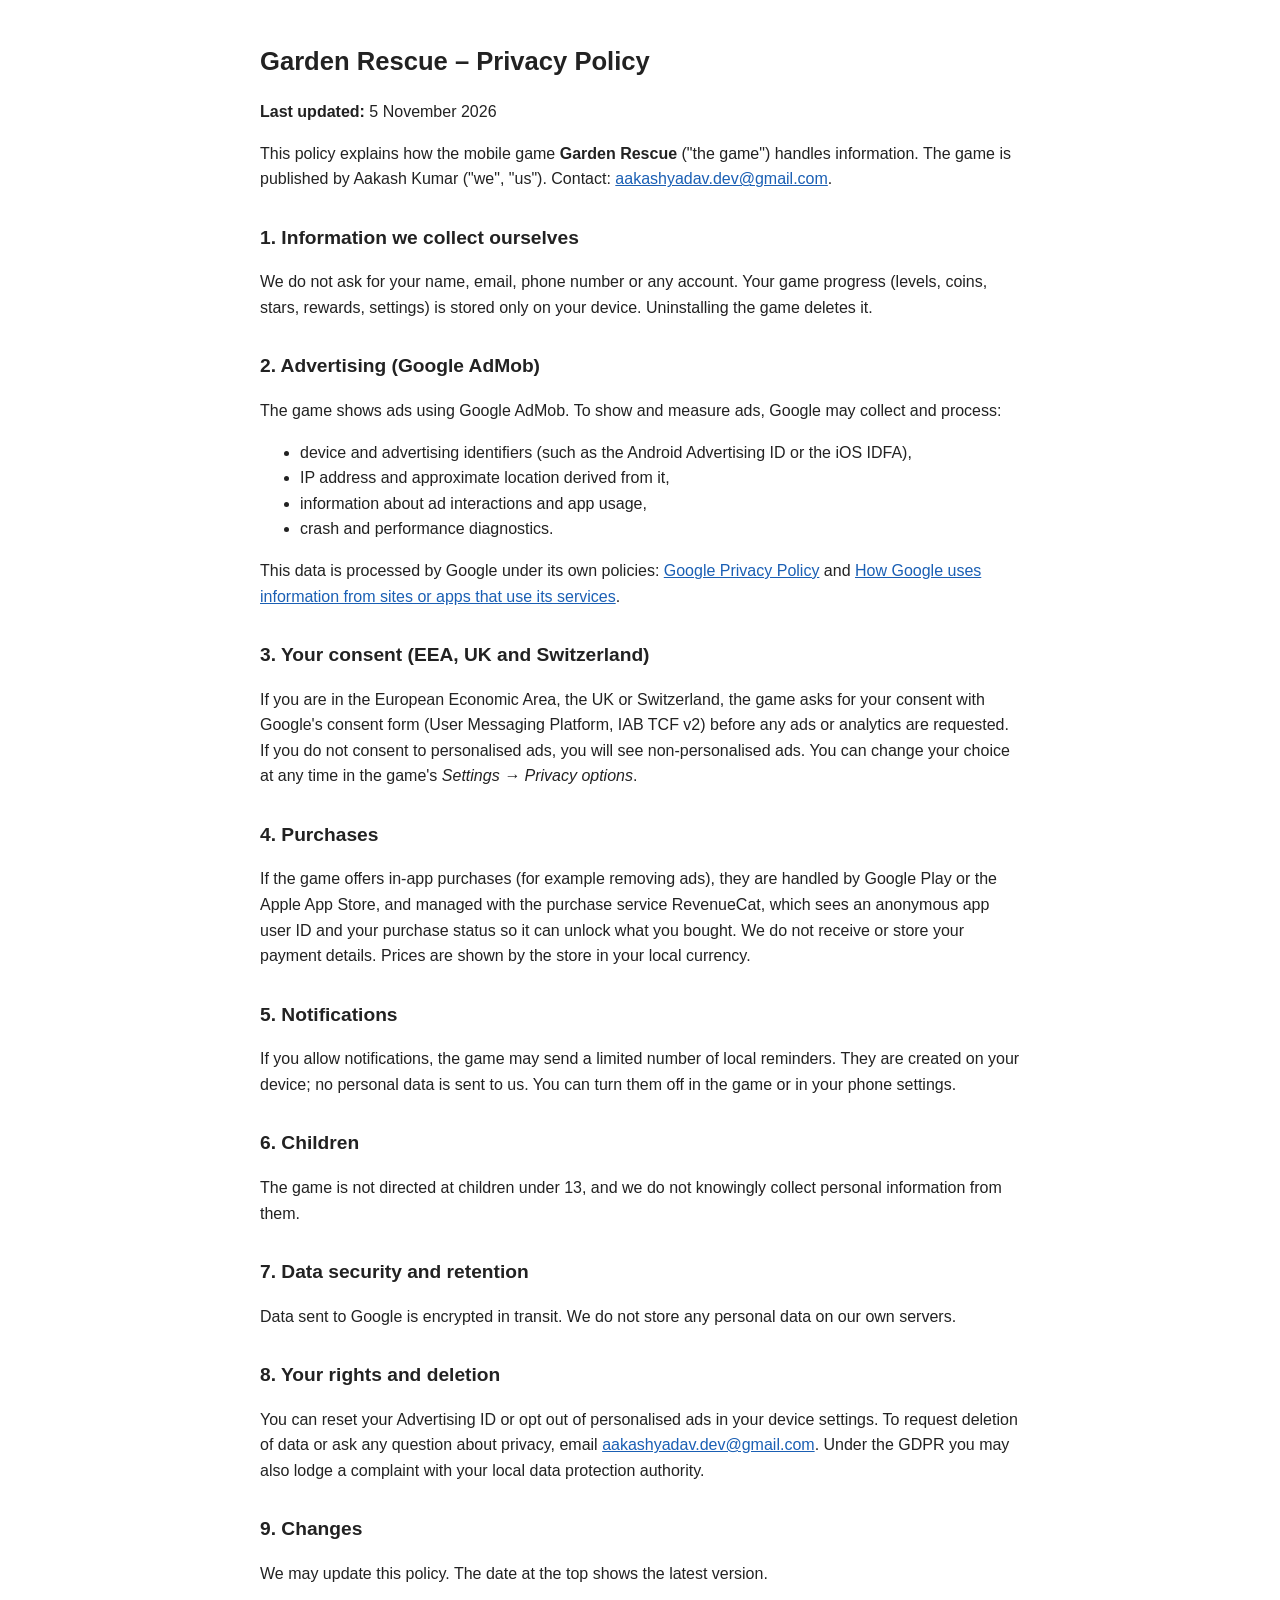
<file: garden-rescue/privacy.html>
<!doctype html>
<html lang="en">
<head>
<meta charset="utf-8">
<meta name="viewport" content="width=device-width, initial-scale=1">
<title>Garden Rescue – Privacy Policy</title>
<style>
  body { font-family: -apple-system, Segoe UI, Roboto, sans-serif; max-width: 760px; margin: 0 auto; padding: 24px 16px; line-height: 1.6; color: #222; background: #fff; }
  h1 { font-size: 1.6em; } h2 { font-size: 1.2em; margin-top: 1.6em; }
  a { color: #1a5fb4; }
</style>
</head>
<body>
<h1>Garden Rescue – Privacy Policy</h1>
<p><strong>Last updated:</strong> 5 November 2026</p>
<p>This policy explains how the mobile game <strong>Garden Rescue</strong> ("the game") handles information.
The game is published by Aakash Kumar ("we", "us"). Contact: <a href="mailto:aakashyadav.dev@gmail.com">aakashyadav.dev@gmail.com</a>.</p>

<h2>1. Information we collect ourselves</h2>
<p>We do not ask for your name, email, phone number or any account. Your game progress (levels, coins,
stars, rewards, settings) is stored only on your device. Uninstalling the game deletes it.</p>

<h2>2. Advertising (Google AdMob)</h2>
<p>The game shows ads using Google AdMob. To show and measure ads, Google may collect and process:</p>
<ul>
  <li>device and advertising identifiers (such as the Android Advertising ID or the iOS IDFA),</li>
  <li>IP address and approximate location derived from it,</li>
  <li>information about ad interactions and app usage,</li>
  <li>crash and performance diagnostics.</li>
</ul>
<p>This data is processed by Google under its own policies:
<a href="https://policies.google.com/privacy">Google Privacy Policy</a> and
<a href="https://policies.google.com/technologies/partner-sites">How Google uses information from sites or apps that use its services</a>.</p>

<h2>3. Your consent (EEA, UK and Switzerland)</h2>
<p>If you are in the European Economic Area, the UK or Switzerland, the game asks for your consent with
Google's consent form (User Messaging Platform, IAB TCF v2) before any ads or analytics are requested. If you
do not consent to personalised ads, you will see non-personalised ads. You can change your choice at any time in
the game's <em>Settings → Privacy options</em>.</p>

<h2>4. Purchases</h2>
<p>If the game offers in-app purchases (for example removing ads), they are handled by Google Play or the Apple
App Store, and managed with the purchase service RevenueCat, which sees an anonymous app user ID and your
purchase status so it can unlock what you bought. We do not receive or store your payment details. Prices are shown by the store in your local currency.</p>

<h2>5. Notifications</h2>
<p>If you allow notifications, the game may send a limited number of local reminders. They are created on your
device; no personal data is sent to us. You can turn them off in the game or in your phone settings.</p>

<h2>6. Children</h2>
<p>The game is not directed at children under 13, and we do not knowingly collect personal information from them.</p>

<h2>7. Data security and retention</h2>
<p>Data sent to Google is encrypted in transit. We do not store any personal data on our own servers.</p>

<h2>8. Your rights and deletion</h2>
<p>You can reset your Advertising ID or opt out of personalised ads in your device settings. To request
deletion of data or ask any question about privacy, email
<a href="mailto:aakashyadav.dev@gmail.com">aakashyadav.dev@gmail.com</a>. Under the GDPR you may also lodge a complaint
with your local data protection authority.</p>

<h2>9. Changes</h2>
<p>We may update this policy. The date at the top shows the latest version.</p>
</body>
</html>
</file>
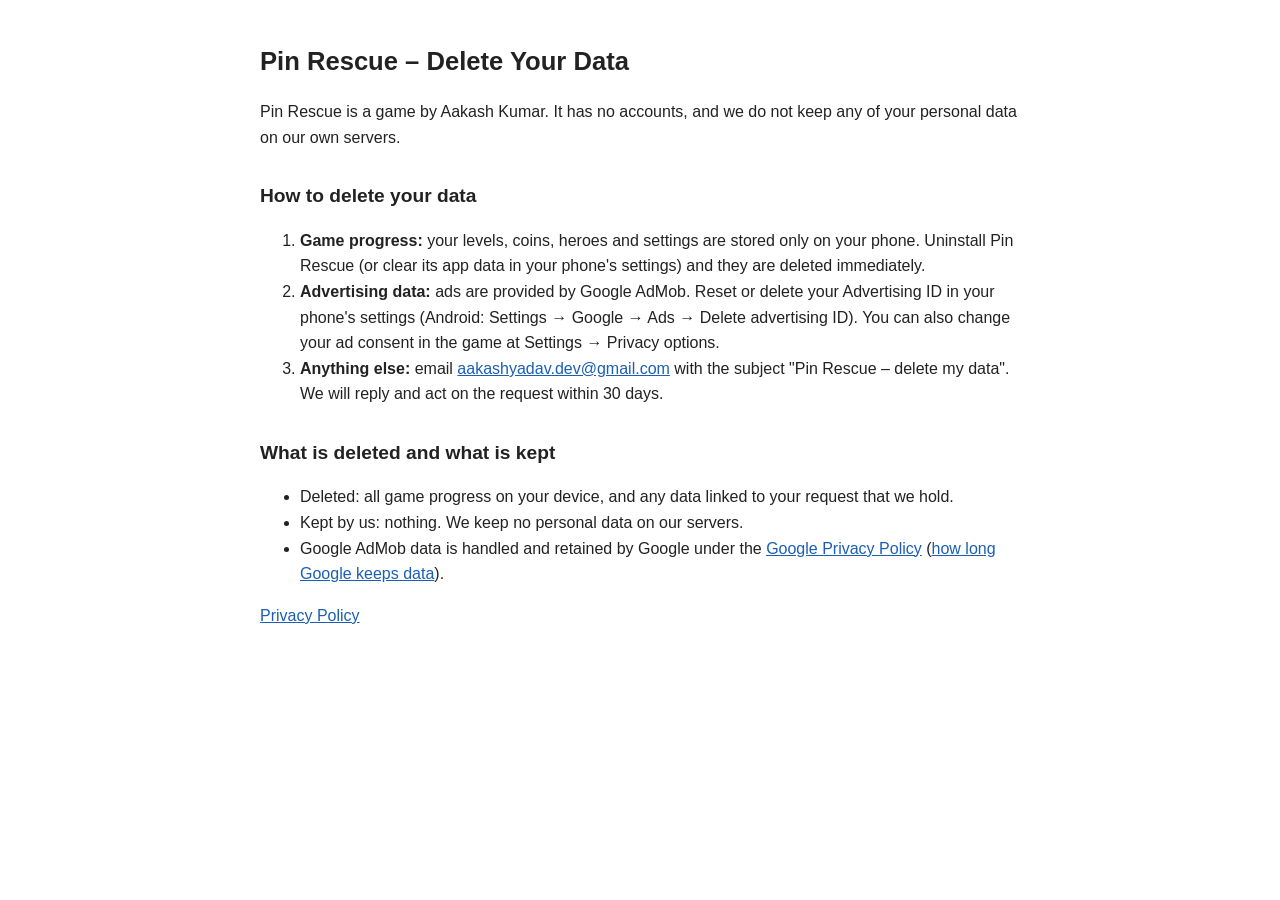
<file: pin-rescue/delete-data.html>
<!doctype html>
<html lang="en">
<head>
<meta charset="utf-8">
<meta name="viewport" content="width=device-width, initial-scale=1">
<title>Pin Rescue – Delete Your Data</title>
<style>
  body { font-family: -apple-system, Segoe UI, Roboto, sans-serif; max-width: 760px; margin: 0 auto; padding: 24px 16px; line-height: 1.6; color: #222; background: #fff; }
  h1 { font-size: 1.6em; } h2 { font-size: 1.2em; margin-top: 1.6em; }
  a { color: #1a5fb4; }
</style>
</head>
<body>
<h1>Pin Rescue – Delete Your Data</h1>
<p>Pin Rescue is a game by Aakash Kumar. It has no accounts, and we do not keep any of your personal data on our own servers.</p>

<h2>How to delete your data</h2>
<ol>
  <li><strong>Game progress:</strong> your levels, coins, heroes and settings are stored only on your phone.
      Uninstall Pin Rescue (or clear its app data in your phone's settings) and they are deleted immediately.</li>
  <li><strong>Advertising data:</strong> ads are provided by Google AdMob. Reset or delete your Advertising ID in your phone's
      settings (Android: Settings → Google → Ads → Delete advertising ID). You can also change your ad consent in the game at
      Settings → Privacy options.</li>
  <li><strong>Anything else:</strong> email <a href="mailto:aakashyadav.dev@gmail.com">aakashyadav.dev@gmail.com</a> with the subject "Pin Rescue – delete my data".
      We will reply and act on the request within 30 days.</li>
</ol>

<h2>What is deleted and what is kept</h2>
<ul>
  <li>Deleted: all game progress on your device, and any data linked to your request that we hold.</li>
  <li>Kept by us: nothing. We keep no personal data on our servers.</li>
  <li>Google AdMob data is handled and retained by Google under the
      <a href="https://policies.google.com/privacy">Google Privacy Policy</a>
      (<a href="https://policies.google.com/technologies/retention">how long Google keeps data</a>).</li>
</ul>

<p><a href="privacy.html">Privacy Policy</a></p>
</body>
</html>
</file>
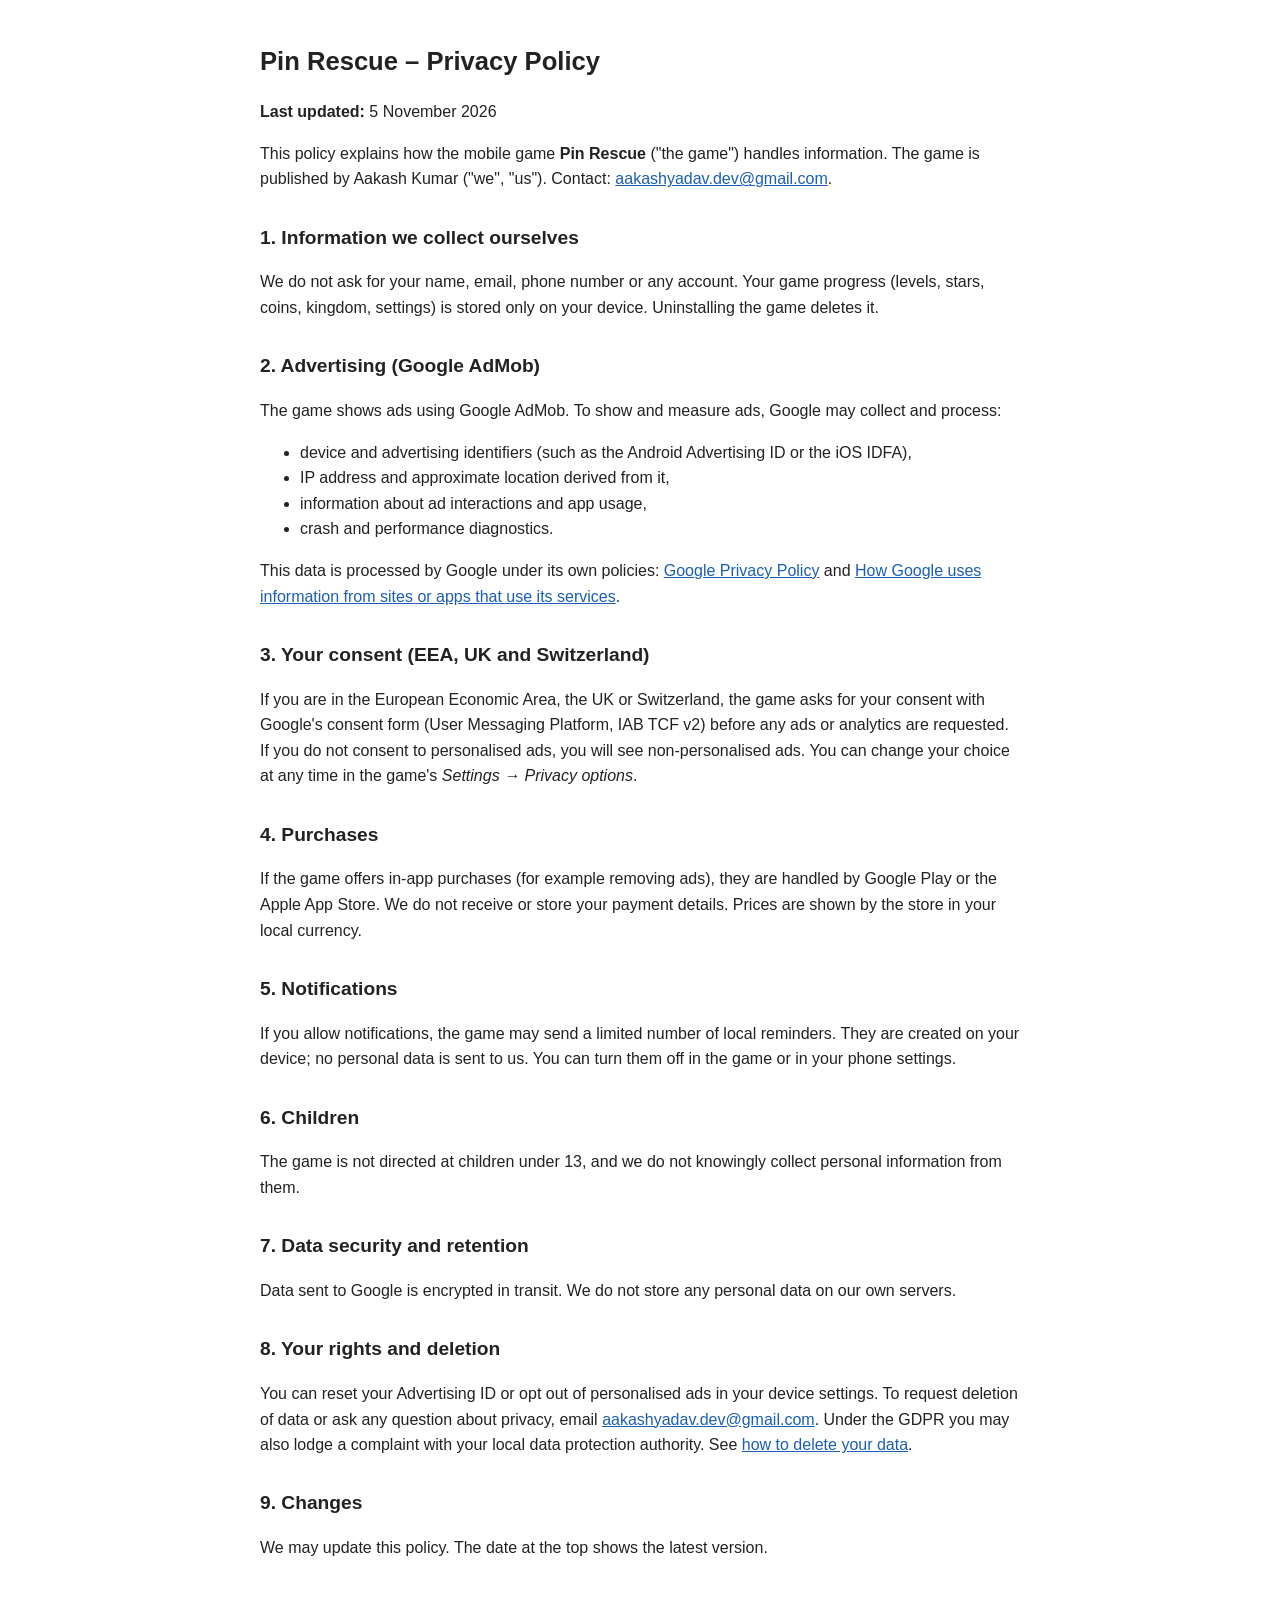
<file: pin-rescue/privacy.html>
<!doctype html>
<html lang="en">
<head>
<meta charset="utf-8">
<meta name="viewport" content="width=device-width, initial-scale=1">
<title>Pin Rescue – Privacy Policy</title>
<style>
  body { font-family: -apple-system, Segoe UI, Roboto, sans-serif; max-width: 760px; margin: 0 auto; padding: 24px 16px; line-height: 1.6; color: #222; background: #fff; }
  h1 { font-size: 1.6em; } h2 { font-size: 1.2em; margin-top: 1.6em; }
  a { color: #1a5fb4; }
</style>
</head>
<body>
<h1>Pin Rescue – Privacy Policy</h1>
<p><strong>Last updated:</strong> 5 November 2026</p>
<p>This policy explains how the mobile game <strong>Pin Rescue</strong> ("the game") handles information.
The game is published by Aakash Kumar ("we", "us"). Contact: <a href="mailto:aakashyadav.dev@gmail.com">aakashyadav.dev@gmail.com</a>.</p>

<h2>1. Information we collect ourselves</h2>
<p>We do not ask for your name, email, phone number or any account. Your game progress (levels, stars, coins,
kingdom, settings) is stored only on your device. Uninstalling the game deletes it.</p>

<h2>2. Advertising (Google AdMob)</h2>
<p>The game shows ads using Google AdMob. To show and measure ads, Google may collect and process:</p>
<ul>
  <li>device and advertising identifiers (such as the Android Advertising ID or the iOS IDFA),</li>
  <li>IP address and approximate location derived from it,</li>
  <li>information about ad interactions and app usage,</li>
  <li>crash and performance diagnostics.</li>
</ul>
<p>This data is processed by Google under its own policies:
<a href="https://policies.google.com/privacy">Google Privacy Policy</a> and
<a href="https://policies.google.com/technologies/partner-sites">How Google uses information from sites or apps that use its services</a>.</p>

<h2>3. Your consent (EEA, UK and Switzerland)</h2>
<p>If you are in the European Economic Area, the UK or Switzerland, the game asks for your consent with
Google's consent form (User Messaging Platform, IAB TCF v2) before any ads or analytics are requested. If you
do not consent to personalised ads, you will see non-personalised ads. You can change your choice at any time in
the game's <em>Settings → Privacy options</em>.</p>

<h2>4. Purchases</h2>
<p>If the game offers in-app purchases (for example removing ads), they are handled by Google Play or the Apple
App Store. We do not receive or store your payment details. Prices are shown by the store in your local currency.</p>

<h2>5. Notifications</h2>
<p>If you allow notifications, the game may send a limited number of local reminders. They are created on your
device; no personal data is sent to us. You can turn them off in the game or in your phone settings.</p>

<h2>6. Children</h2>
<p>The game is not directed at children under 13, and we do not knowingly collect personal information from them.</p>

<h2>7. Data security and retention</h2>
<p>Data sent to Google is encrypted in transit. We do not store any personal data on our own servers.</p>

<h2>8. Your rights and deletion</h2>
<p>You can reset your Advertising ID or opt out of personalised ads in your device settings. To request
deletion of data or ask any question about privacy, email
<a href="mailto:aakashyadav.dev@gmail.com">aakashyadav.dev@gmail.com</a>. Under the GDPR you may also lodge a complaint
with your local data protection authority. See <a href="delete-data.html">how to delete your data</a>.</p>

<h2>9. Changes</h2>
<p>We may update this policy. The date at the top shows the latest version.</p>
</body>
</html>
</file>
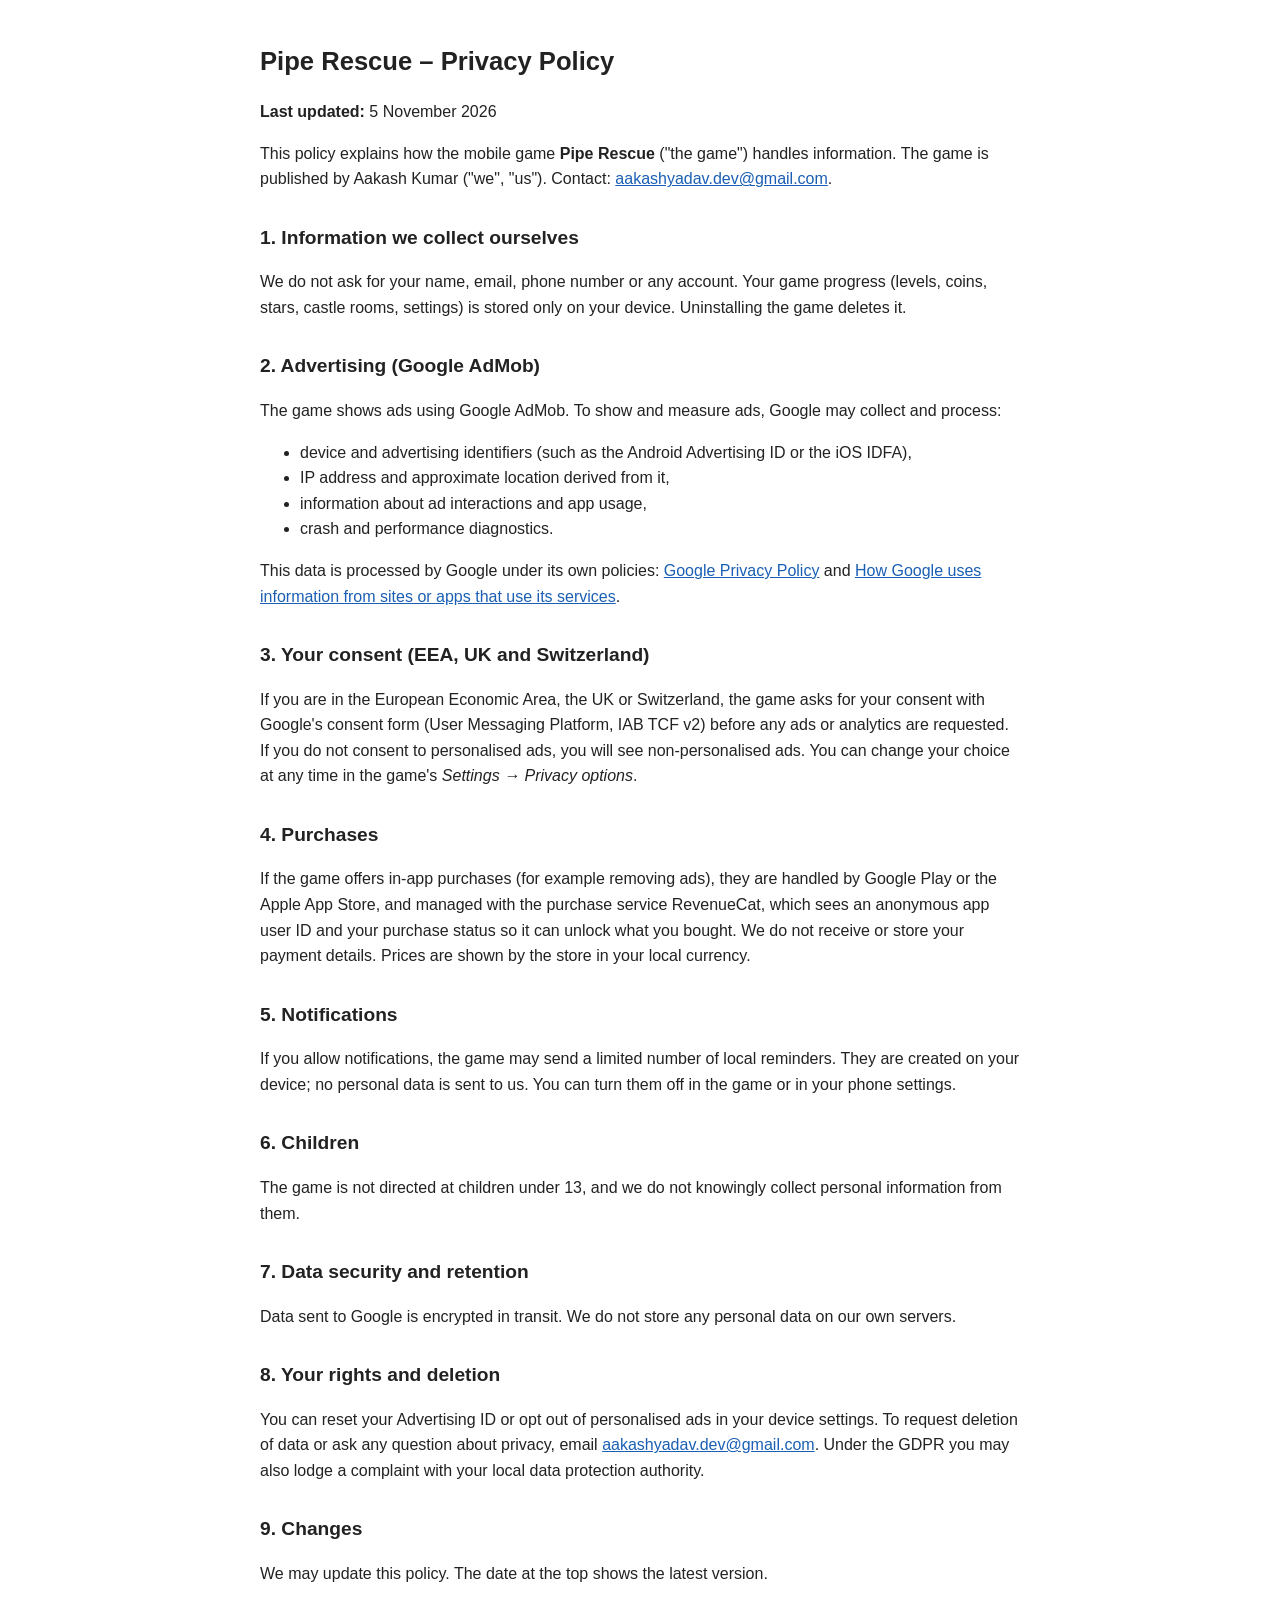
<file: pipe-rescue/privacy.html>
<!doctype html>
<html lang="en">
<head>
<meta charset="utf-8">
<meta name="viewport" content="width=device-width, initial-scale=1">
<title>Pipe Rescue – Privacy Policy</title>
<style>
  body { font-family: -apple-system, Segoe UI, Roboto, sans-serif; max-width: 760px; margin: 0 auto; padding: 24px 16px; line-height: 1.6; color: #222; background: #fff; }
  h1 { font-size: 1.6em; } h2 { font-size: 1.2em; margin-top: 1.6em; }
  a { color: #1a5fb4; }
</style>
</head>
<body>
<h1>Pipe Rescue – Privacy Policy</h1>
<p><strong>Last updated:</strong> 5 November 2026</p>
<p>This policy explains how the mobile game <strong>Pipe Rescue</strong> ("the game") handles information.
The game is published by Aakash Kumar ("we", "us"). Contact: <a href="mailto:aakashyadav.dev@gmail.com">aakashyadav.dev@gmail.com</a>.</p>

<h2>1. Information we collect ourselves</h2>
<p>We do not ask for your name, email, phone number or any account. Your game progress (levels, coins,
stars, castle rooms, settings) is stored only on your device. Uninstalling the game deletes it.</p>

<h2>2. Advertising (Google AdMob)</h2>
<p>The game shows ads using Google AdMob. To show and measure ads, Google may collect and process:</p>
<ul>
  <li>device and advertising identifiers (such as the Android Advertising ID or the iOS IDFA),</li>
  <li>IP address and approximate location derived from it,</li>
  <li>information about ad interactions and app usage,</li>
  <li>crash and performance diagnostics.</li>
</ul>
<p>This data is processed by Google under its own policies:
<a href="https://policies.google.com/privacy">Google Privacy Policy</a> and
<a href="https://policies.google.com/technologies/partner-sites">How Google uses information from sites or apps that use its services</a>.</p>

<h2>3. Your consent (EEA, UK and Switzerland)</h2>
<p>If you are in the European Economic Area, the UK or Switzerland, the game asks for your consent with
Google's consent form (User Messaging Platform, IAB TCF v2) before any ads or analytics are requested. If you
do not consent to personalised ads, you will see non-personalised ads. You can change your choice at any time in
the game's <em>Settings → Privacy options</em>.</p>

<h2>4. Purchases</h2>
<p>If the game offers in-app purchases (for example removing ads), they are handled by Google Play or the Apple
App Store, and managed with the purchase service RevenueCat, which sees an anonymous app user ID and your
purchase status so it can unlock what you bought. We do not receive or store your payment details. Prices are shown by the store in your local currency.</p>

<h2>5. Notifications</h2>
<p>If you allow notifications, the game may send a limited number of local reminders. They are created on your
device; no personal data is sent to us. You can turn them off in the game or in your phone settings.</p>

<h2>6. Children</h2>
<p>The game is not directed at children under 13, and we do not knowingly collect personal information from them.</p>

<h2>7. Data security and retention</h2>
<p>Data sent to Google is encrypted in transit. We do not store any personal data on our own servers.</p>

<h2>8. Your rights and deletion</h2>
<p>You can reset your Advertising ID or opt out of personalised ads in your device settings. To request
deletion of data or ask any question about privacy, email
<a href="mailto:aakashyadav.dev@gmail.com">aakashyadav.dev@gmail.com</a>. Under the GDPR you may also lodge a complaint
with your local data protection authority.</p>

<h2>9. Changes</h2>
<p>We may update this policy. The date at the top shows the latest version.</p>
</body>
</html>
</file>
<file: athena-home/css/style.css>
@font-face { font-family: 'LilitaOne'; src: url('../fonts/LilitaOne.woff2') format('woff2'); font-display: swap; }
:root {
  --ol: #6b4046; --pink: #ff9fbf; --pink2: #ffb3c8; --blue: #8cc7ff; --yellow: #ffe08a; --cream: #fffaf4;
  --safe-b: env(safe-area-inset-bottom, 0px); --safe-t: env(safe-area-inset-top, 0px);
}
* { box-sizing: border-box; -webkit-tap-highlight-color: transparent; }
html, body { margin: 0; height: 100%; overflow: hidden; background: #ffe9df; }
body { font-family: ui-rounded, 'SF Pro Rounded', 'Nunito', system-ui, -apple-system, 'Segoe UI', Roboto, sans-serif; color: var(--ol); }
#app { position: fixed; inset: 0; background: linear-gradient(#ffe2d6 0%, #ffeedd 45%, #e8f6ff 100%); }
#scene { position: absolute; inset: 0; width: 100%; height: 100%; display: block; touch-action: none; outline: none; }
.f, .title, h2, .age b, .rooms button, .btns a, .btns .wear, .load-title, .chip, .share { font-family: 'LilitaOne', ui-rounded, system-ui, sans-serif; font-weight: 400; letter-spacing: 0.3px; }

/* ---------- top bar ---------- */
.top { position: absolute; left: 0; right: 0; top: 0; padding: calc(8px + var(--safe-t)) 10px 8px; display: flex; align-items: center; gap: 8px; pointer-events: none; }
.top > * { pointer-events: auto; }
.title { flex: 1; font-size: 21px; color: #fff; -webkit-text-stroke: 5px var(--ol); paint-order: stroke fill; text-shadow: 0 3px 0 rgba(107,64,70,.25); white-space: nowrap; }
.title .e { -webkit-text-stroke: 0; }
.age { display: flex; flex-direction: column; align-items: center; justify-content: center; background: #fff; border: 3px solid var(--ol); border-radius: 16px; padding: 2px 12px 1px; box-shadow: 0 3px 0 rgba(107,64,70,.22); line-height: 1; }
.age small { font: 11px 'LilitaOne', sans-serif; color: #ff7aa2; letter-spacing: 1px; }
.age b { font-size: 22px; }
.ig { display: flex; align-items: center; gap: 5px; background: linear-gradient(135deg, #ffb37a, #ff6f9e 55%, #b07cff); color: #fff; text-decoration: none; border: 3px solid var(--ol); border-radius: 16px; padding: 7px 10px; font: 15px 'LilitaOne', sans-serif; box-shadow: 0 3px 0 rgba(107,64,70,.22); }

/* ---------- room buttons + footer ---------- */
.rooms { position: absolute; left: 0; right: 0; bottom: calc(10px + var(--safe-b)); display: flex; gap: 6px; justify-content: center; padding: 0 8px 6px; flex-wrap: nowrap; }
.rooms button { flex: 1 1 0; max-width: 150px; min-width: 0; border: 3px solid var(--ol); background: #fff; color: var(--ol); border-radius: 18px; padding: 7px 4px 6px; font-size: 14px; box-shadow: 0 4px 0 rgba(107,64,70,.25); cursor: pointer; display: flex; flex-direction: column; align-items: center; gap: 1px; transition: transform .15s, background .2s; }
.rooms button .em { font-size: 20px; line-height: 1.1; font-family: system-ui, sans-serif; }
.rooms button.on { background: var(--yellow); transform: translateY(-3px); }
.rooms button.giftwall { background: var(--pink2); color: #fff; text-shadow: 0 0 0 transparent; -webkit-text-stroke: 3.5px var(--ol); paint-order: stroke fill; }
.rooms button.giftwall .em { -webkit-text-stroke: 0; }
.rooms button:active { transform: translateY(2px); }
.disclosure { margin: 8px 2px 0; font-size: 11px; opacity: .7; text-align: center; }

/* ---------- labels over items / doors ---------- */
#labels { position: absolute; inset: 0; pointer-events: none; overflow: hidden; }
.chip { position: absolute; left: 0; top: 0; transform: translate(-50%, -100%); white-space: nowrap; font-size: 12px; padding: 3px 8px 2px; border-radius: 12px; border: 2.5px solid var(--ol); background: #fff; box-shadow: 0 2px 0 rgba(107,64,70,.2); pointer-events: auto; cursor: pointer; will-change: transform; }
.chip.wish { background: #fff; border-style: dashed; }
.chip.gifted { background: var(--yellow); }
.chip .t { margin-left: 3px; }
.chip.short .t { display: none; }
.chip.door { background: #e8f6ff; font-size: 13px; padding: 5px 10px 4px; }
.chip.hidden { display: none; }
.heartpop { position: absolute; font-size: 22px; pointer-events: none; animation: pop 1.1s ease-out forwards; }
@keyframes pop { from { transform: translate(-50%, 0) scale(.5); opacity: 1; } to { transform: translate(calc(-50% + var(--dx)), -90px) scale(1.2); opacity: 0; } }

/* speech bubble over Athena */
.say { position: absolute; left: 0; top: 0; background: #fff; border: 3px solid var(--ol); border-radius: 16px; padding: 5px 11px 4px; font: 15px 'LilitaOne', sans-serif; white-space: nowrap; box-shadow: 0 3px 0 rgba(107,64,70,.22); pointer-events: none; z-index: 5; }
.say::after { content: ''; position: absolute; left: 50%; bottom: -9px; width: 12px; height: 12px; background: #fff; border-right: 3px solid var(--ol); border-bottom: 3px solid var(--ol); transform: translateX(-50%) rotate(45deg); }
.say.hidden { display: none; }
.resetview { position: absolute; left: 10px; top: calc(62px + var(--safe-t)); z-index: 6; border: 2.5px solid var(--ol); background: #fff; color: var(--ol); border-radius: 14px; padding: 6px 10px 5px; font: 14px 'LilitaOne', sans-serif; box-shadow: 0 3px 0 rgba(107,64,70,.22); cursor: pointer; }
.resetview[hidden] { display: none; }
.hint { position: absolute; left: 50%; top: calc(64px + var(--safe-t)); transform: translateX(-50%); background: rgba(255,255,255,.92); border: 2.5px solid var(--ol); border-radius: 14px; padding: 5px 12px; font-size: 13px; white-space: nowrap; transition: opacity .6s; pointer-events: none; }
.hint.gone { opacity: 0; }

/* ---------- sheets (card + gift wall) ---------- */
.sheet { position: absolute; left: 50%; bottom: calc(10px + var(--safe-b)); width: min(440px, calc(100% - 16px)); transform: translate(-50%, 0); background: var(--cream); border: 3.5px solid var(--ol); border-radius: 26px; box-shadow: 0 8px 0 rgba(107,64,70,.22), 0 20px 40px rgba(107,64,70,.18); padding: 16px 16px 14px; z-index: 40; animation: up .28s cubic-bezier(.2,.9,.3,1.2); }
.sheet[hidden] { display: none; }
@keyframes up { from { transform: translate(-50%, 40px); opacity: 0; } to { transform: translate(-50%, 0); opacity: 1; } }
.x { position: absolute; right: 10px; top: 10px; width: 34px; height: 34px; border-radius: 50%; border: 2.5px solid var(--ol); background: #fff; color: var(--ol); font-size: 16px; cursor: pointer; }
.card-head { display: flex; gap: 12px; align-items: center; padding-right: 36px; }
.card-emoji { width: 58px; height: 58px; flex: none; border-radius: 18px; border: 3px solid var(--ol); background: #ffe3ec; display: grid; place-items: center; font-size: 32px; }
h2 { margin: 0; font-size: 22px; line-height: 1.1; }
.status { margin-top: 5px; display: inline-block; font-size: 13px; padding: 3px 9px; border-radius: 10px; background: #fff; border: 2px dashed var(--ol); }
.status.gifted { background: var(--yellow); border-style: solid; }
.note { margin: 12px 2px 12px; font-size: 15px; line-height: 1.4; }
.btns { display: flex; flex-direction: column; gap: 9px; }
.btns .lead { font-size: 13px; font-weight: 700; margin: 0 2px -2px; }
.btns a { display: block; text-align: center; text-decoration: none; color: #fff; font-size: 18px; padding: 12px 10px 10px; border-radius: 18px; border: 3px solid var(--ol); box-shadow: 0 4px 0 rgba(107,64,70,.3); -webkit-text-stroke: 4px var(--ol); paint-order: stroke fill; }
.btns a.us { background: var(--blue); }
.btns .wear { display: block; width: 100%; text-align: center; color: #fff; font-size: 18px; padding: 12px 10px 10px; border-radius: 18px; border: 3px solid var(--ol); box-shadow: 0 4px 0 rgba(107,64,70,.3); -webkit-text-stroke: 4px var(--ol); paint-order: stroke fill; background: #ffb0d0; cursor: pointer; }
.btns .wear:active { transform: translateY(2px); box-shadow: 0 2px 0 rgba(107,64,70,.3); }
.btns a.in { background: var(--pink); }
.btns a:active { transform: translateY(2px); box-shadow: 0 2px 0 rgba(107,64,70,.3); }
.small { font-size: 12px; opacity: .75; margin: 10px 2px 0; line-height: 1.35; }
.wall { max-height: calc(100% - 120px - var(--safe-t) - var(--safe-b)); display: flex; flex-direction: column; }
.wall[hidden] { display: none; }
.wall h2 { padding-right: 40px; }
#wall-list { overflow-y: auto; margin: 10px -4px 0; padding: 0 4px; -webkit-overflow-scrolling: touch; flex: 1 1 auto; }
.wall-sec { font: 15px 'LilitaOne', sans-serif; margin: 12px 2px 6px; }
.wrow { display: flex; align-items: center; gap: 10px; width: 100%; text-align: left; background: #fff; border: 2.5px solid var(--ol); border-radius: 16px; padding: 8px 10px; margin-bottom: 8px; cursor: pointer; color: var(--ol); font: inherit; }
.wrow.wish { border-style: dashed; background: #fffdfb; }
.wrow .em { font-size: 26px; width: 36px; text-align: center; }
.wrow .nm { font: 16px 'LilitaOne', sans-serif; }
.wrow .sub { font-size: 12px; opacity: .75; }
.wrow .go { margin-left: auto; font: 13px 'LilitaOne', sans-serif; background: var(--pink2); color: #fff; -webkit-text-stroke: 3px var(--ol); paint-order: stroke fill; border: 2px solid var(--ol); border-radius: 12px; padding: 5px 9px 4px; white-space: nowrap; }
.wrow.gifted .go { background: var(--yellow); }
.share { margin-top: 10px; border: 3px solid var(--ol); background: var(--yellow); color: var(--ol); font-size: 16px; padding: 10px; border-radius: 16px; box-shadow: 0 3px 0 rgba(107,64,70,.25); cursor: pointer; }

/* ---------- loader ---------- */
#loader { position: absolute; inset: 0; z-index: 100; display: flex; flex-direction: column; align-items: center; justify-content: center; gap: 14px; background: linear-gradient(#ffe2d6, #fff1e6); transition: opacity .5s; }
#loader.done { opacity: 0; pointer-events: none; }
.wave-athena { width: 170px; height: 187px; animation: bob 1.6s ease-in-out infinite; }
.wave-athena .arm { transform-origin: 136px 160px; animation: wave .7s ease-in-out infinite alternate; }
@keyframes wave { from { transform: rotate(-8deg); } to { transform: rotate(16deg); } }
@keyframes bob { 50% { transform: translateY(-6px); } }
.load-title { font-size: 22px; color: #fff; -webkit-text-stroke: 5px var(--ol); paint-order: stroke fill; }
.bar { width: 220px; height: 18px; border: 3px solid var(--ol); border-radius: 12px; background: #fff; overflow: hidden; }
.bar i { display: block; height: 100%; width: 0; background: linear-gradient(90deg, #ffb3c8, #ff8fb8); border-radius: 8px; transition: width .2s; }
.load-err { max-width: 280px; text-align: center; font-size: 14px; }

@media (min-width: 760px) {
  .title { font-size: 28px; }
  .top { padding: 14px 20px; }
  .rooms { bottom: 16px; gap: 10px; }
  .rooms button { font-size: 16px; flex-direction: row; justify-content: center; gap: 6px; padding: 9px 10px 8px; max-width: 190px; }
  .chip { font-size: 13px; }
}

/* ---------- gift anything (src/giftlink.js) ---------- */
.gl-open { position: absolute; right: 10px; top: calc(104px + var(--safe-t)); z-index: 6; border: 3px solid var(--ol); background: linear-gradient(#ffb3c8, #ff8fb4); color: #fff; border-radius: 16px; padding: 7px 12px 6px; font: 15px 'LilitaOne', sans-serif; -webkit-text-stroke: 3px var(--ol); paint-order: stroke fill; box-shadow: 0 3px 0 rgba(107,64,70,.25); cursor: pointer; animation: glbob 2.4s ease-in-out infinite; }
@keyframes glbob { 0%, 100% { transform: translateY(0); } 50% { transform: translateY(-3px); } }
.giftlink h2 { margin: 2px 40px 6px 0; font-size: 22px; }
.giftlink .small { font-size: 13px; line-height: 1.35; margin: 0 0 10px; }
.gl-row { display: flex; gap: 6px; }
.gl-row input { flex: 1; min-width: 0; font-size: 16px; padding: 11px 12px; border: 3px solid var(--ol); border-radius: 16px; background: #fff; color: var(--ol); outline: none; }
.gl-row input:focus { border-color: #ff6f9e; }
.gl-paste { width: 48px; flex: none; border: 3px solid var(--ol); border-radius: 16px; background: #fff; font-size: 20px; cursor: pointer; }
.gl-go { display: block; width: 100%; margin: 8px 0 0; border: 3px solid var(--ol); border-radius: 18px; background: #ff6f9e; color: #fff; padding: 11px; font: 19px 'LilitaOne', sans-serif; -webkit-text-stroke: 3px var(--ol); paint-order: stroke fill; box-shadow: 0 4px 0 rgba(107,64,70,.25); cursor: pointer; }
.gl-go:active { transform: translateY(2px); }
.gl-err { margin: 8px 2px 0; padding: 8px 10px; border-radius: 12px; background: #fff0f0; border: 2px dashed #e0334f; font-size: 13px; }
.gl-err[hidden], .gl-out[hidden] { display: none; }
.gl-out { margin-top: 10px; padding: 10px; border: 3px solid var(--ol); border-radius: 18px; background: linear-gradient(#fff6d6, #ffe7a3); }
.gl-flag { font: 14px 'LilitaOne', sans-serif; margin-bottom: 4px; }
.gl-url { font-size: 12px; word-break: break-all; background: #fff; border-radius: 10px; padding: 6px 8px; border: 2px solid rgba(107,64,70,.35); user-select: all; -webkit-user-select: all; }
.gl-out .btns { display: flex; gap: 6px; margin-top: 8px; }
.gl-buy, .gl-copy { flex: 1; text-align: center; text-decoration: none; border: 3px solid var(--ol); border-radius: 16px; padding: 9px 6px; font: 15px 'LilitaOne', sans-serif; cursor: pointer; }
.gl-buy { background: #8cc7ff; color: #fff; -webkit-text-stroke: 3px var(--ol); paint-order: stroke fill; }
.gl-copy { background: #fff; color: var(--ol); }
.gl-shop { display: flex; flex-wrap: wrap; gap: 6px; align-items: center; margin-top: 10px; font-size: 13px; }
.gl-shop a { color: var(--ol); text-decoration: none; border: 2.5px solid var(--ol); border-radius: 12px; padding: 4px 9px; background: #fff; font: 13px 'LilitaOne', sans-serif; }
</file>
